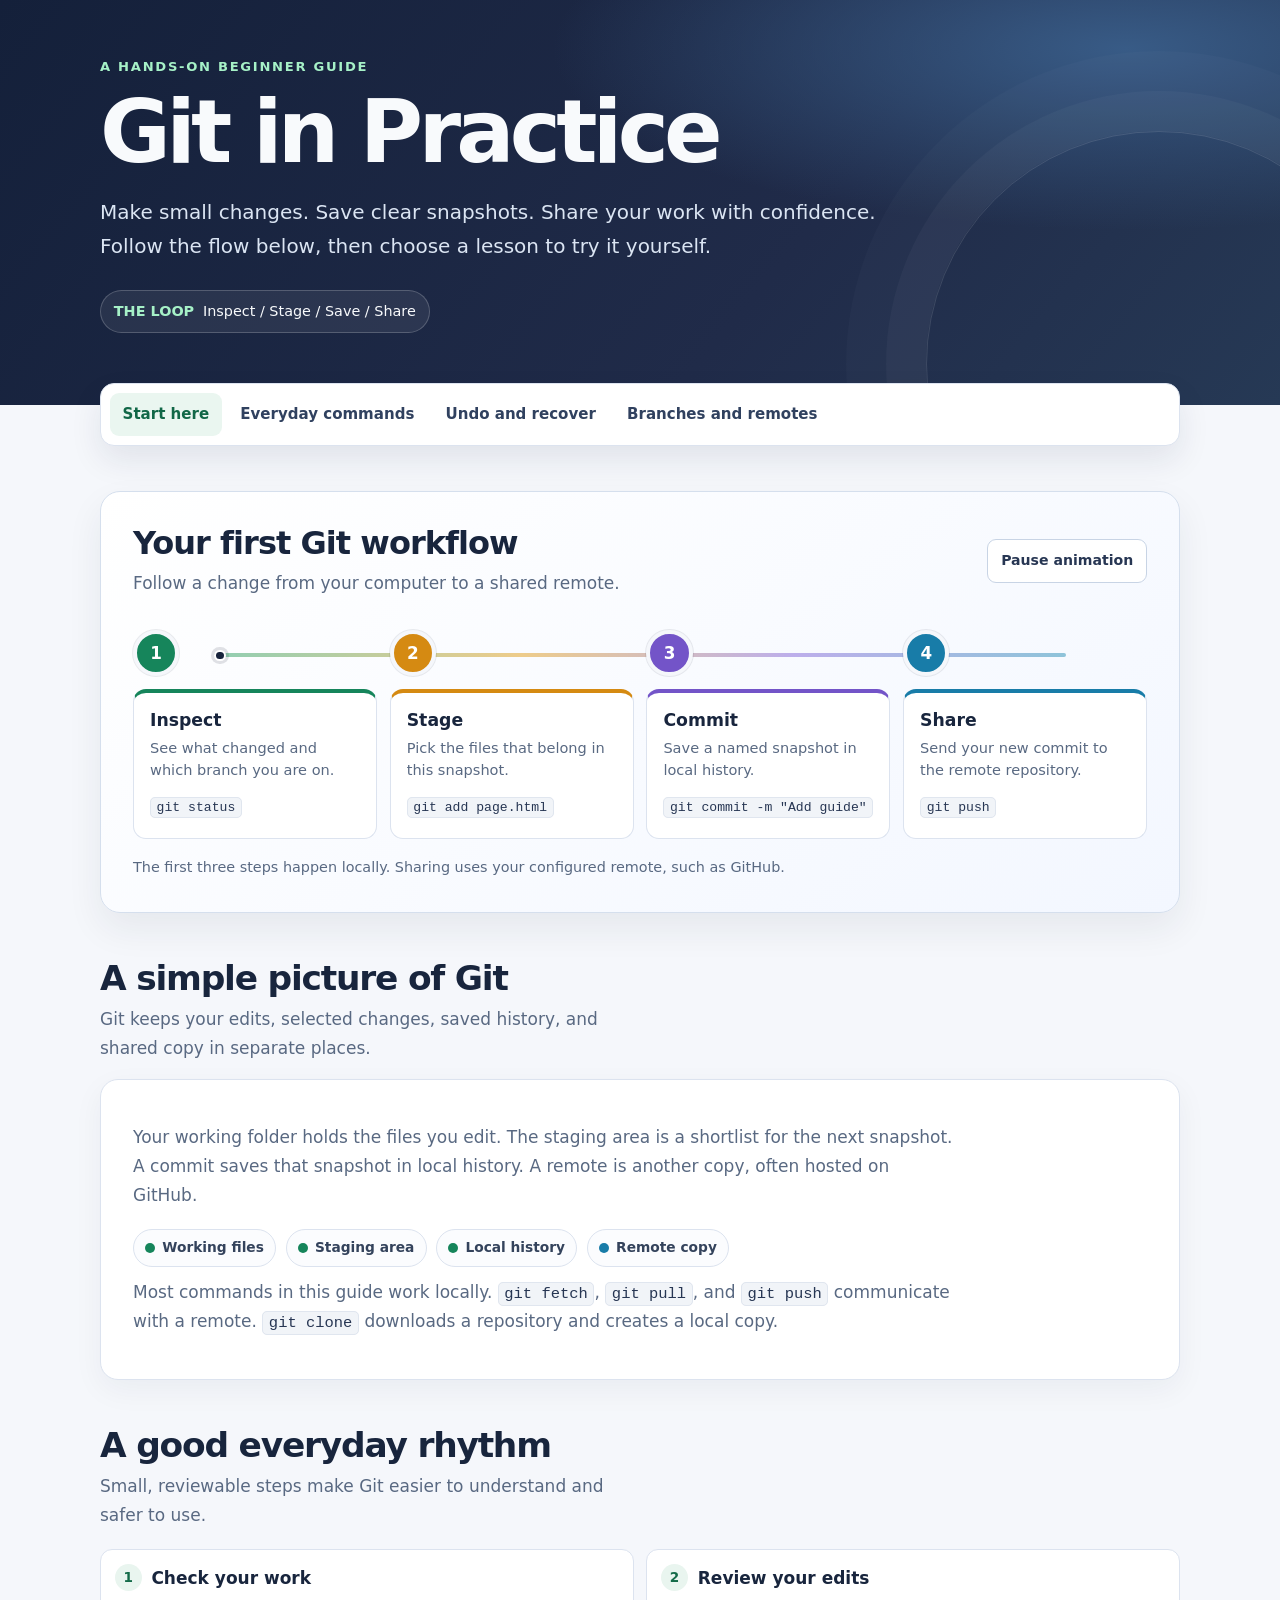
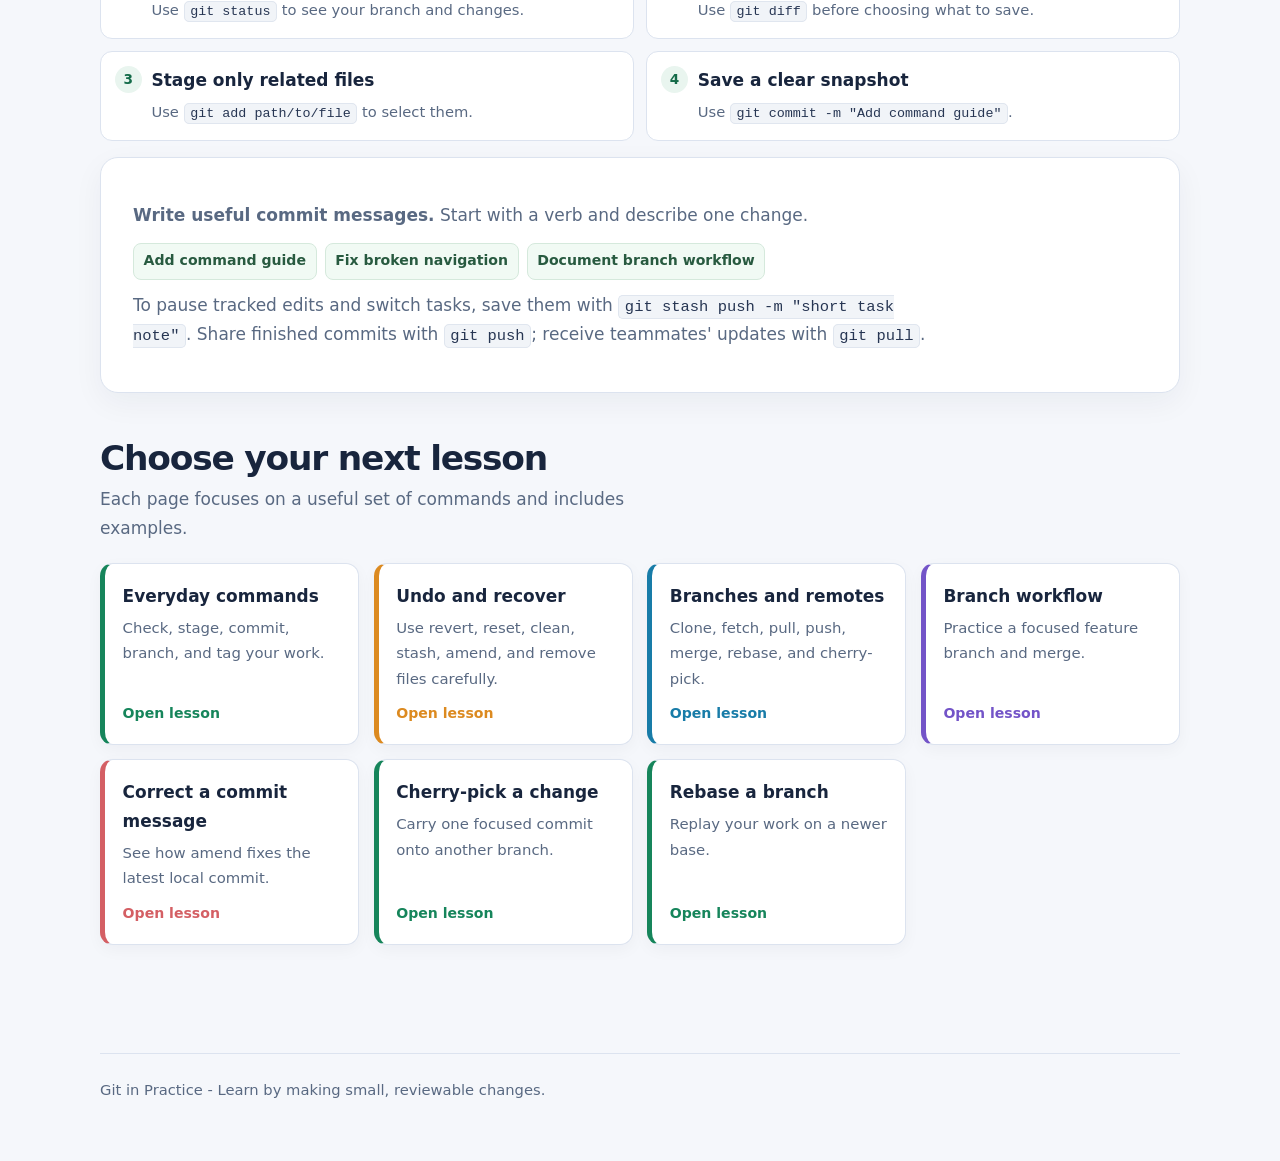
<file: index.html>
<!doctype html>
<html lang="en">
<head>
  <meta charset="utf-8">
  <meta name="viewport" content="width=device-width, initial-scale=1">
  <meta name="description" content="A colorful, hands-on introduction to Git: inspect, stage, save, and share your work.">
  <title>Git in Practice | Start Here</title>
  <style>
    :root {
      color-scheme: light;
      --ink: #18253d;
      --muted: #596982;
      --paper: #f5f7fb;
      --panel: #fff;
      --line: #dce3ef;
      --navy: #15213b;
      --green: #16855b;
      --amber: #d58a12;
      --violet: #7354c8;
      --blue: #187ca8;
    }

    * { box-sizing: border-box; }
    html { scroll-behavior: smooth; }
    body {
      margin: 0;
      background: var(--paper);
      color: var(--ink);
      font: 17px/1.7 system-ui, -apple-system, "Segoe UI", sans-serif;
    }

    a { color: #075f88; text-underline-offset: .18em; }
    a:focus-visible, button:focus-visible { outline: 3px solid #efa92e; outline-offset: 3px; }
    .shell { width: min(1080px, calc(100% - 2rem)); margin-inline: auto; }

    .hero {
      position: relative;
      overflow: hidden;
      padding: 3.5rem 0 4.5rem;
      background: radial-gradient(ellipse at 88% 12%, #385b86 0, transparent 36%), linear-gradient(130deg, #14203a, #202b49 62%, #263955);
      color: #f8fafc;
    }

    .hero::after {
      position: absolute;
      right: -7rem;
      bottom: -12rem;
      width: 29rem;
      height: 29rem;
      border: 1px solid rgb(255 255 255 / 12%);
      border-radius: 50%;
      box-shadow: 0 0 0 2.5rem rgb(255 255 255 / 3%), 0 0 0 5rem rgb(255 255 255 / 2%);
      content: "";
      pointer-events: none;
    }

    .hero-content { position: relative; z-index: 1; }
    .eyebrow { margin: 0 0 .7rem; color: #a6f1c7; font-size: .82rem; font-weight: 800; letter-spacing: .13em; text-transform: uppercase; }
    h1 { max-width: 13ch; margin: 0; font-size: clamp(2.8rem, 8vw, 5.4rem); line-height: .98; letter-spacing: -.055em; }
    .hero p.intro { max-width: 62ch; margin: 1.3rem 0 0; color: #dbe5f3; font-size: clamp(1.05rem, 2.5vw, 1.25rem); }
    .hero-note { display: inline-flex; align-items: center; gap: .55rem; margin-top: 1.7rem; padding: .5rem .8rem; border: 1px solid rgb(255 255 255 / 20%); border-radius: 999px; background: rgb(255 255 255 / 7%); color: #f8fafc; font-size: .9rem; }
    .hero-note span { color: #a6f1c7; font-weight: 800; }

    main { padding-bottom: 1rem; }
    nav {
      position: relative;
      z-index: 2;
      display: flex;
      flex-wrap: wrap;
      gap: .35rem;
      margin: -1.35rem 0 2.3rem;
      padding: .55rem;
      border: 1px solid var(--line);
      border-radius: 14px;
      background: var(--panel);
      box-shadow: 0 14px 32px rgb(24 37 61 / 9%);
    }

    nav a { padding: .55rem .8rem; border-radius: 9px; color: #30415f; font-size: .94rem; font-weight: 720; text-decoration: none; }
    nav a:hover, nav a[aria-current="page"] { background: #eaf6f0; color: #116747; }
    section { margin: 2.8rem 0; }
    .section-heading { display: flex; align-items: end; justify-content: space-between; gap: 1rem; margin-bottom: 1rem; }
    .section-heading h2 { margin: 0; font-size: clamp(1.6rem, 4vw, 2.15rem); line-height: 1.2; letter-spacing: -.035em; }
    .section-heading p { max-width: 50ch; margin: .4rem 0 0; color: var(--muted); }
    .panel { padding: clamp(1.2rem, 4vw, 2rem); border: 1px solid var(--line); border-radius: 18px; background: var(--panel); box-shadow: 0 10px 30px rgb(24 37 61 / 5%); }
    .panel h2 { margin: 0 0 .65rem; font-size: clamp(1.45rem, 4vw, 1.9rem); line-height: 1.2; letter-spacing: -.03em; }
    .panel > p { max-width: 76ch; margin: .7rem 0; color: var(--muted); }

    .zones { display: flex; flex-wrap: wrap; gap: .6rem; margin-top: 1.2rem; }
    .zone { display: inline-flex; align-items: center; gap: .45rem; padding: .38rem .7rem; border: 1px solid var(--line); border-radius: 999px; background: #fbfcfe; color: #34435c; font-size: .86rem; font-weight: 700; }
    .zone b { width: .62rem; height: .62rem; border-radius: 50%; background: var(--green); }
    .zone.remote b { background: var(--blue); }

    .flow-panel { padding: clamp(1.2rem, 4vw, 2rem); overflow: hidden; border: 1px solid #d5dfed; border-radius: 20px; background: linear-gradient(145deg, #fff, #f3f7ff); box-shadow: 0 16px 36px rgb(24 37 61 / 7%); }
    .flow-head { display: flex; align-items: center; justify-content: space-between; gap: 1rem; }
    .flow-head h2 { margin: 0; font-size: clamp(1.5rem, 4vw, 2rem); line-height: 1.2; letter-spacing: -.03em; }
    .flow-head p { margin: .45rem 0 0; color: var(--muted); }
    .motion-toggle { flex: 0 0 auto; padding: .55rem .8rem; border: 1px solid #c8d4e5; border-radius: 9px; background: #fff; color: #273653; font: inherit; font-size: .88rem; font-weight: 750; cursor: pointer; }
    .motion-toggle:hover { border-color: #7d91b0; background: #f7f9fc; }

    .flow-track { position: relative; display: grid; grid-template-columns: repeat(4, minmax(0, 1fr)); gap: .8rem; margin: 2rem 0 0; padding: 0; list-style: none; }
    .flow-track::before { position: absolute; z-index: 0; top: 1.45rem; right: 8%; left: 8%; height: 4px; border-radius: 4px; background: linear-gradient(90deg, #38a874, #e3a52c 36%, #8c70db 68%, #3997bb); content: ""; opacity: .55; }
    .flow-track::after { position: absolute; z-index: 2; top: 1.23rem; left: 8%; width: .48rem; height: .48rem; border: 2px solid white; border-radius: 50%; background: #17233c; box-shadow: 0 0 0 3px rgb(23 35 60 / 13%); content: ""; animation: travel 8s ease-in-out infinite; }
    .flow-track.paused::after, .flow-track.paused .step-icon, .flow-track.paused .step-card { animation-play-state: paused; }
    .step { position: relative; z-index: 1; min-width: 0; }
    .step-icon { display: grid; width: 2.9rem; height: 2.9rem; place-items: center; margin: 0 auto .8rem 0; border: 4px solid #f5f7fb; border-radius: 50%; background: var(--step-color); color: white; font-size: 1.05rem; font-weight: 850; box-shadow: 0 0 0 1px rgb(24 37 61 / 9%); animation: pop 4s ease-in-out infinite; animation-delay: var(--delay); }
    .step:nth-of-type(1) { --step-color: var(--green); --delay: 0s; }
    .step:nth-of-type(2) { --step-color: var(--amber); --delay: 1s; }
    .step:nth-of-type(3) { --step-color: var(--violet); --delay: 2s; }
    .step:nth-of-type(4) { --step-color: var(--blue); --delay: 3s; }
    .step-card { min-height: 150px; padding: 1rem; border: 1px solid var(--line); border-top: 4px solid var(--step-color); border-radius: 13px; background: #fff; animation: card-glow 4s ease-in-out infinite; animation-delay: var(--delay); }
    .step-card h3 { margin: 0 0 .25rem; font-size: 1.08rem; line-height: 1.3; }
    .step-card p { margin: .35rem 0 .65rem; color: var(--muted); font-size: .91rem; line-height: 1.5; }
    .step-card code { font-size: .82rem; }
    .flow-caption { margin: 1rem 0 0; color: var(--muted); font-size: .9rem; }

    .workflow-list { display: grid; grid-template-columns: repeat(2, minmax(0, 1fr)); gap: .8rem; margin: 1.2rem 0 0; padding: 0; list-style: none; counter-reset: workflow; }
    .workflow-list li { position: relative; min-height: 75px; margin: 0; padding: .85rem .9rem .85rem 3.15rem; border: 1px solid var(--line); border-radius: 12px; background: white; counter-increment: workflow; }
    .workflow-list li::before { position: absolute; top: .85rem; left: .85rem; display: grid; width: 1.7rem; height: 1.7rem; place-items: center; border-radius: 50%; background: #e9f5ef; color: #146b49; content: counter(workflow); font-size: .85rem; font-weight: 850; }
    .workflow-list strong { display: block; margin-bottom: .15rem; }
    .workflow-list span { color: var(--muted); font-size: .92rem; }

    code { padding: .12rem .35rem; border: 1px solid #e0e6ef; border-radius: 5px; background: #f1f4f8; color: #273653; font: .91em ui-monospace, "Cascadia Code", Consolas, monospace; overflow-wrap: anywhere; }
    .message-examples { display: flex; flex-wrap: wrap; gap: .5rem; margin-top: .8rem; }
    .message-examples span { padding: .35rem .6rem; border: 1px solid #d5e9dc; border-radius: 8px; background: #f1faf4; color: #285a40; font-size: .88rem; font-weight: 700; }

    .lessons { display: grid; grid-template-columns: repeat(auto-fit, minmax(min(100%, 245px), 1fr)); gap: .9rem; margin-top: 1.25rem; }
    .lesson { --card-color: var(--green); display: flex; min-height: 150px; flex-direction: column; padding: 1.1rem; border: 1px solid var(--line); border-left: 5px solid var(--card-color); border-radius: 13px; background: var(--panel); color: var(--ink); text-decoration: none; box-shadow: 0 5px 16px rgb(24 37 61 / 4%); transition: transform .18s ease, box-shadow .18s ease, border-color .18s ease; }
    .lesson:nth-child(2) { --card-color: #dc8a20; }
    .lesson:nth-child(3) { --card-color: var(--blue); }
    .lesson:nth-child(4) { --card-color: var(--violet); }
    .lesson:nth-child(5) { --card-color: #d45f64; }
    .lesson:hover { transform: translateY(-3px); border-color: #b6c5d9; box-shadow: 0 12px 24px rgb(24 37 61 / 10%); }
    .lesson strong { margin-bottom: .35rem; font-size: 1.06rem; }
    .lesson span { color: var(--muted); font-size: .93rem; }
    .lesson .arrow { margin-top: auto; padding-top: .65rem; color: var(--card-color); font-size: .88rem; font-weight: 800; }

    footer { margin-top: 3rem; padding: 1.4rem 0 2rem; border-top: 1px solid var(--line); color: var(--muted); font-size: .92rem; }

    @keyframes travel { 0%, 8% { left: 8%; } 92%, 100% { left: 92%; } }
    @keyframes pop { 0%, 15%, 100% { transform: scale(1); } 6% { transform: scale(1.15); } }
    @keyframes card-glow { 0%, 18%, 100% { box-shadow: 0 0 0 rgb(24 37 61 / 0%); } 8% { box-shadow: 0 8px 22px rgb(24 37 61 / 9%); } }

    @media (max-width: 720px) {
      .flow-track { grid-template-columns: 1fr; gap: .85rem; margin-top: 1.5rem; padding-left: 0; }
      .flow-track::before { top: 1.4rem; right: auto; bottom: 1.4rem; left: 1.35rem; width: 4px; height: auto; background: linear-gradient(180deg, #38a874, #e3a52c 36%, #8c70db 68%, #3997bb); }
      .flow-track::after { top: 1.25rem; left: 1.15rem; animation-name: travel-vertical; }
      .step { display: grid; grid-template-columns: 2.9rem minmax(0, 1fr); align-items: start; gap: .65rem; }
      .step-icon { margin: 0; }
      .step-card { min-height: auto; }
      .workflow-list { grid-template-columns: 1fr; }
    }

    @keyframes travel-vertical { 0%, 8% { top: 1.25rem; } 92%, 100% { top: calc(100% - 1.75rem); } }

    @media (max-width: 520px) {
      body { font-size: 16px; }
      .hero { padding: 2.8rem 0 3.8rem; }
      .section-heading { display: block; }
      .flow-head { align-items: flex-start; flex-direction: column; }
      .motion-toggle { align-self: flex-start; }
      nav { margin-bottom: 1.7rem; }
      nav a { padding: .45rem .6rem; }
    }

    @media (prefers-reduced-motion: reduce) {
      *, *::before, *::after { scroll-behavior: auto !important; animation-duration: .01ms !important; animation-iteration-count: 1 !important; transition-duration: .01ms !important; }
      .motion-toggle { display: none; }
    }
  </style>
</head>
<body>
  <header class="hero">
    <div class="shell hero-content">
      <p class="eyebrow">A hands-on beginner guide</p>
      <h1>Git in Practice</h1>
      <p class="intro">Make small changes. Save clear snapshots. Share your work with confidence. Follow the flow below, then choose a lesson to try it yourself.</p>
      <div class="hero-note"><span>THE LOOP</span> Inspect / Stage / Save / Share</div>
    </div>
  </header>

  <main class="shell">
    <nav aria-label="Guide pages">
      <a href="index.html" aria-current="page">Start here</a>
      <a href="everyday.html">Everyday commands</a>
      <a href="recovery.html">Undo and recover</a>
      <a href="remotes.html">Branches and remotes</a>
    </nav>

    <section class="flow-panel" aria-labelledby="flow-title">
      <div class="flow-head">
        <div>
          <h2 id="flow-title">Your first Git workflow</h2>
          <p>Follow a change from your computer to a shared remote.</p>
        </div>
        <button class="motion-toggle" id="motion-toggle" type="button" aria-pressed="false">Pause animation</button>
      </div>
      <ol class="flow-track" id="workflow-flow" aria-label="Git workflow: inspect, stage, commit, and share">
        <li class="step">
          <span class="step-icon" aria-hidden="true">1</span>
          <div class="step-card"><h3>Inspect</h3><p>See what changed and which branch you are on.</p><code>git status</code></div>
        </li>
        <li class="step">
          <span class="step-icon" aria-hidden="true">2</span>
          <div class="step-card"><h3>Stage</h3><p>Pick the files that belong in this snapshot.</p><code>git add page.html</code></div>
        </li>
        <li class="step">
          <span class="step-icon" aria-hidden="true">3</span>
          <div class="step-card"><h3>Commit</h3><p>Save a named snapshot in local history.</p><code>git commit -m "Add guide"</code></div>
        </li>
        <li class="step">
          <span class="step-icon" aria-hidden="true">4</span>
          <div class="step-card"><h3>Share</h3><p>Send your new commit to the remote repository.</p><code>git push</code></div>
        </li>
      </ol>
      <p class="flow-caption">The first three steps happen locally. Sharing uses your configured remote, such as GitHub.</p>
    </section>

    <section aria-labelledby="git-picture">
      <div class="section-heading"><div><h2 id="git-picture">A simple picture of Git</h2><p>Git keeps your edits, selected changes, saved history, and shared copy in separate places.</p></div></div>
      <div class="panel">
        <p>Your working folder holds the files you edit. The staging area is a shortlist for the next snapshot. A commit saves that snapshot in local history. A remote is another copy, often hosted on GitHub.</p>
        <div class="zones" aria-label="Git work areas">
          <span class="zone"><b></b> Working files</span>
          <span class="zone"><b></b> Staging area</span>
          <span class="zone"><b></b> Local history</span>
          <span class="zone remote"><b></b> Remote copy</span>
        </div>
        <p>Most commands in this guide work locally. <code>git fetch</code>, <code>git pull</code>, and <code>git push</code> communicate with a remote. <code>git clone</code> downloads a repository and creates a local copy.</p>
      </div>
    </section>

    <section aria-labelledby="normal-loop">
      <div class="section-heading"><div><h2 id="normal-loop">A good everyday rhythm</h2><p>Small, reviewable steps make Git easier to understand and safer to use.</p></div></div>
      <ol class="workflow-list">
        <li><strong>Check your work</strong><span>Use <code>git status</code> to see your branch and changes.</span></li>
        <li><strong>Review your edits</strong><span>Use <code>git diff</code> before choosing what to save.</span></li>
        <li><strong>Stage only related files</strong><span>Use <code>git add path/to/file</code> to select them.</span></li>
        <li><strong>Save a clear snapshot</strong><span>Use <code>git commit -m "Add command guide"</code>.</span></li>
      </ol>
      <div class="panel" style="margin-top:1rem">
        <p><strong>Write useful commit messages.</strong> Start with a verb and describe one change.</p>
        <div class="message-examples"><span>Add command guide</span><span>Fix broken navigation</span><span>Document branch workflow</span></div>
        <p>To pause tracked edits and switch tasks, save them with <code>git stash push -m "short task note"</code>. Share finished commits with <code>git push</code>; receive teammates' updates with <code>git pull</code>.</p>
      </div>
    </section>

    <section aria-labelledby="choose-lesson">
      <div class="section-heading"><div><h2 id="choose-lesson">Choose your next lesson</h2><p>Each page focuses on a useful set of commands and includes examples.</p></div></div>
      <div class="lessons">
        <a class="lesson" href="everyday.html"><strong>Everyday commands</strong><span>Check, stage, commit, branch, and tag your work.</span><span class="arrow">Open lesson</span></a>
        <a class="lesson" href="recovery.html"><strong>Undo and recover</strong><span>Use revert, reset, clean, stash, amend, and remove files carefully.</span><span class="arrow">Open lesson</span></a>
        <a class="lesson" href="remotes.html"><strong>Branches and remotes</strong><span>Clone, fetch, pull, push, merge, rebase, and cherry-pick.</span><span class="arrow">Open lesson</span></a>
        <a class="lesson" href="branch-workflow.html"><strong>Branch workflow</strong><span>Practice a focused feature branch and merge.</span><span class="arrow">Open lesson</span></a>
        <a class="lesson" href="amend-example.html"><strong>Correct a commit message</strong><span>See how amend fixes the latest local commit.</span><span class="arrow">Open lesson</span></a>
        <a class="lesson" href="cherry-pick-example.html"><strong>Cherry-pick a change</strong><span>Carry one focused commit onto another branch.</span><span class="arrow">Open lesson</span></a>
        <a class="lesson" href="rebase-example.html"><strong>Rebase a branch</strong><span>Replay your work on a newer base.</span><span class="arrow">Open lesson</span></a>
      </div>
    </section>
  </main>

  <footer class="shell">Git in Practice - Learn by making small, reviewable changes.</footer>
  <script>
    const flow = document.querySelector("#workflow-flow");
    const motionToggle = document.querySelector("#motion-toggle");

    motionToggle.addEventListener("click", () => {
      const paused = flow.classList.toggle("paused");
      motionToggle.setAttribute("aria-pressed", String(paused));
      motionToggle.textContent = paused ? "Play animation" : "Pause animation";
    });
  </script>
</body>
</html>
</file>
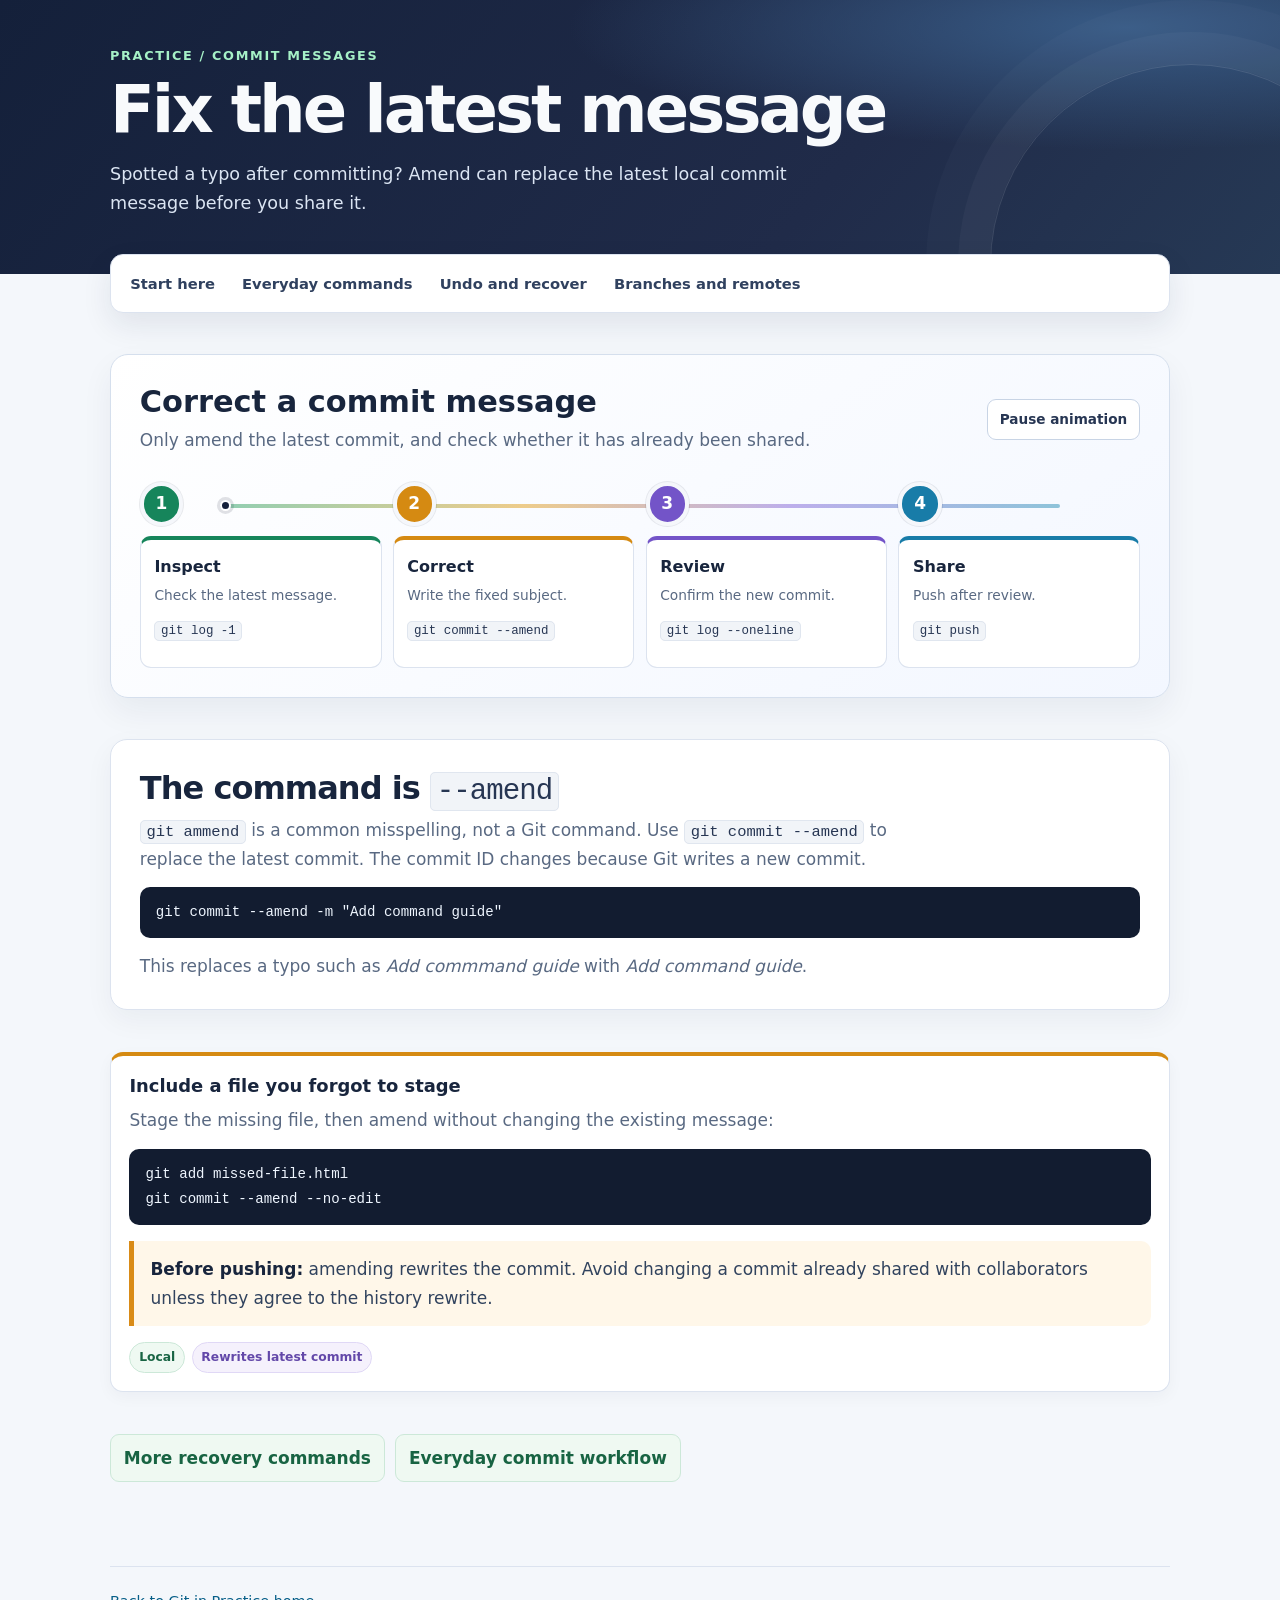
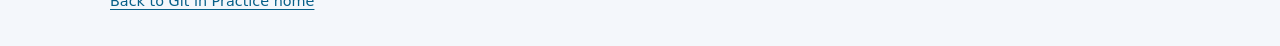
<file: amend-example.html>
<!doctype html>
<html lang="en">
<head><meta charset="utf-8"><meta name="viewport" content="width=device-width, initial-scale=1"><title>Correct a Commit Message | Git in Practice</title><link rel="stylesheet" href="guide.css"><script src="guide.js" defer></script></head>
<body>
  <header class="hero"><div class="shell hero-content"><p class="eyebrow">Practice / Commit messages</p><h1>Fix the latest message</h1><p class="intro">Spotted a typo after committing? Amend can replace the latest local commit message before you share it.</p></div></header>
  <main class="shell">
    <nav class="top-nav" aria-label="Guide pages"><a href="index.html">Start here</a><a href="everyday.html">Everyday commands</a><a href="recovery.html">Undo and recover</a><a href="remotes.html">Branches and remotes</a></nav>
    <section class="flow-panel" aria-labelledby="amend-flow-title">
      <div class="flow-head"><div><h2 id="amend-flow-title">Correct a commit message</h2><p>Only amend the latest commit, and check whether it has already been shared.</p></div><button class="motion-toggle" type="button" data-motion-toggle aria-controls="amend-flow" aria-pressed="false">Pause animation</button></div>
      <ol class="flow-track" id="amend-flow" aria-label="Inspect latest commit, amend the message, and review history">
        <li class="step"><span class="step-icon" aria-hidden="true">1</span><div class="step-card"><h3>Inspect</h3><p>Check the latest message.</p><code>git log -1</code></div></li>
        <li class="step"><span class="step-icon" aria-hidden="true">2</span><div class="step-card"><h3>Correct</h3><p>Write the fixed subject.</p><code>git commit --amend</code></div></li>
        <li class="step"><span class="step-icon" aria-hidden="true">3</span><div class="step-card"><h3>Review</h3><p>Confirm the new commit.</p><code>git log --oneline</code></div></li>
        <li class="step"><span class="step-icon" aria-hidden="true">4</span><div class="step-card"><h3>Share</h3><p>Push after review.</p><code>git push</code></div></li>
      </ol>
    </section>
    <section class="panel"><h2>The command is <code>--amend</code></h2><p><code>git ammend</code> is a common misspelling, not a Git command. Use <code>git commit --amend</code> to replace the latest commit. The commit ID changes because Git writes a new commit.</p><pre class="syntax"><code>git commit --amend -m "Add command guide"</code></pre><p>This replaces a typo such as <em>Add commmand guide</em> with <em>Add command guide</em>.</p></section>
    <section class="command-card" data-tone="amber"><h2>Include a file you forgot to stage</h2><p>Stage the missing file, then amend without changing the existing message:</p><pre class="syntax"><code>git add missed-file.html<br>git commit --amend --no-edit</code></pre><div class="callout warning"><strong>Before pushing:</strong> amending rewrites the commit. Avoid changing a commit already shared with collaborators unless they agree to the history rewrite.</div><div class="tag-row"><span class="tag local">Local</span><span class="tag history">Rewrites latest commit</span></div></section>
    <div class="lesson-links"><a class="lesson-link" href="recovery.html">More recovery commands</a><a class="lesson-link" href="everyday.html">Everyday commit workflow</a></div>
  </main>
  <footer class="shell"><a href="index.html">Back to Git in Practice home</a></footer>
</body>
</html>
</file>
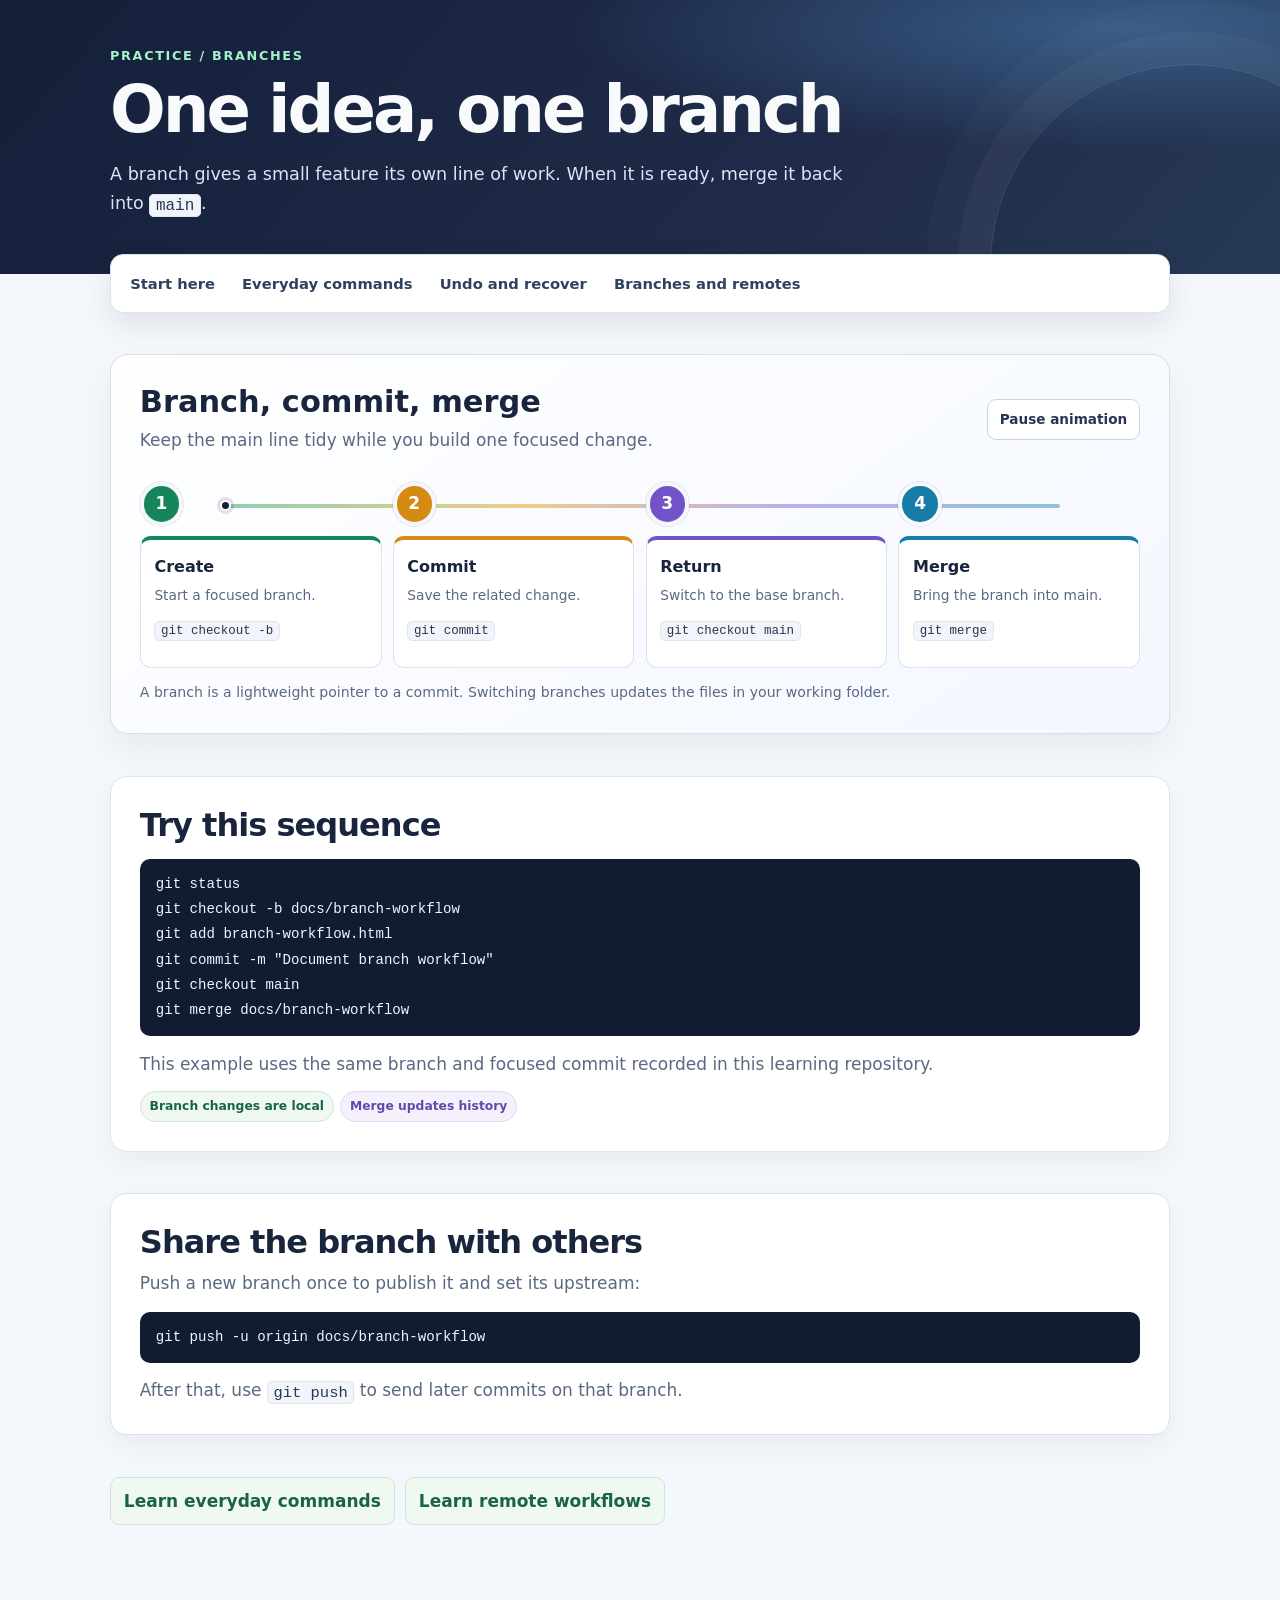
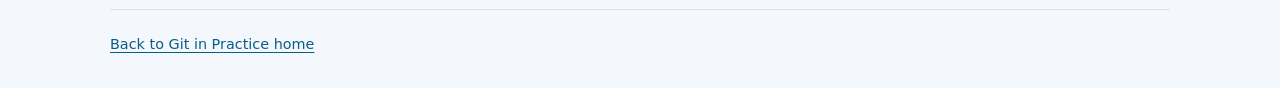
<file: branch-workflow.html>
<!doctype html>
<html lang="en">
<head><meta charset="utf-8"><meta name="viewport" content="width=device-width, initial-scale=1"><title>Branch Workflow | Git in Practice</title><link rel="stylesheet" href="guide.css"><script src="guide.js" defer></script></head>
<body>
  <header class="hero"><div class="shell hero-content"><p class="eyebrow">Practice / Branches</p><h1>One idea, one branch</h1><p class="intro">A branch gives a small feature its own line of work. When it is ready, merge it back into <code>main</code>.</p></div></header>
  <main class="shell">
    <nav class="top-nav" aria-label="Guide pages"><a href="index.html">Start here</a><a href="everyday.html">Everyday commands</a><a href="recovery.html">Undo and recover</a><a href="remotes.html">Branches and remotes</a></nav>
    <section class="flow-panel" aria-labelledby="branch-flow-title">
      <div class="flow-head"><div><h2 id="branch-flow-title">Branch, commit, merge</h2><p>Keep the main line tidy while you build one focused change.</p></div><button class="motion-toggle" type="button" data-motion-toggle aria-controls="branch-flow" aria-pressed="false">Pause animation</button></div>
      <ol class="flow-track" id="branch-flow" aria-label="Create branch, make a commit, switch to main, and merge">
        <li class="step"><span class="step-icon" aria-hidden="true">1</span><div class="step-card"><h3>Create</h3><p>Start a focused branch.</p><code>git checkout -b</code></div></li>
        <li class="step"><span class="step-icon" aria-hidden="true">2</span><div class="step-card"><h3>Commit</h3><p>Save the related change.</p><code>git commit</code></div></li>
        <li class="step"><span class="step-icon" aria-hidden="true">3</span><div class="step-card"><h3>Return</h3><p>Switch to the base branch.</p><code>git checkout main</code></div></li>
        <li class="step"><span class="step-icon" aria-hidden="true">4</span><div class="step-card"><h3>Merge</h3><p>Bring the branch into main.</p><code>git merge</code></div></li>
      </ol>
      <p class="flow-caption">A branch is a lightweight pointer to a commit. Switching branches updates the files in your working folder.</p>
    </section>
    <section class="panel"><h2>Try this sequence</h2><pre class="syntax"><code>git status<br>git checkout -b docs/branch-workflow<br>git add branch-workflow.html<br>git commit -m "Document branch workflow"<br>git checkout main<br>git merge docs/branch-workflow</code></pre><p>This example uses the same branch and focused commit recorded in this learning repository.</p><div class="tag-row"><span class="tag local">Branch changes are local</span><span class="tag history">Merge updates history</span></div></section>
    <section class="panel"><h2>Share the branch with others</h2><p>Push a new branch once to publish it and set its upstream:</p><pre class="syntax"><code>git push -u origin docs/branch-workflow</code></pre><p>After that, use <code>git push</code> to send later commits on that branch.</p></section>
    <div class="lesson-links"><a class="lesson-link" href="everyday.html">Learn everyday commands</a><a class="lesson-link" href="remotes.html">Learn remote workflows</a></div>
  </main>
  <footer class="shell"><a href="index.html">Back to Git in Practice home</a></footer>
</body>
</html>
</file>
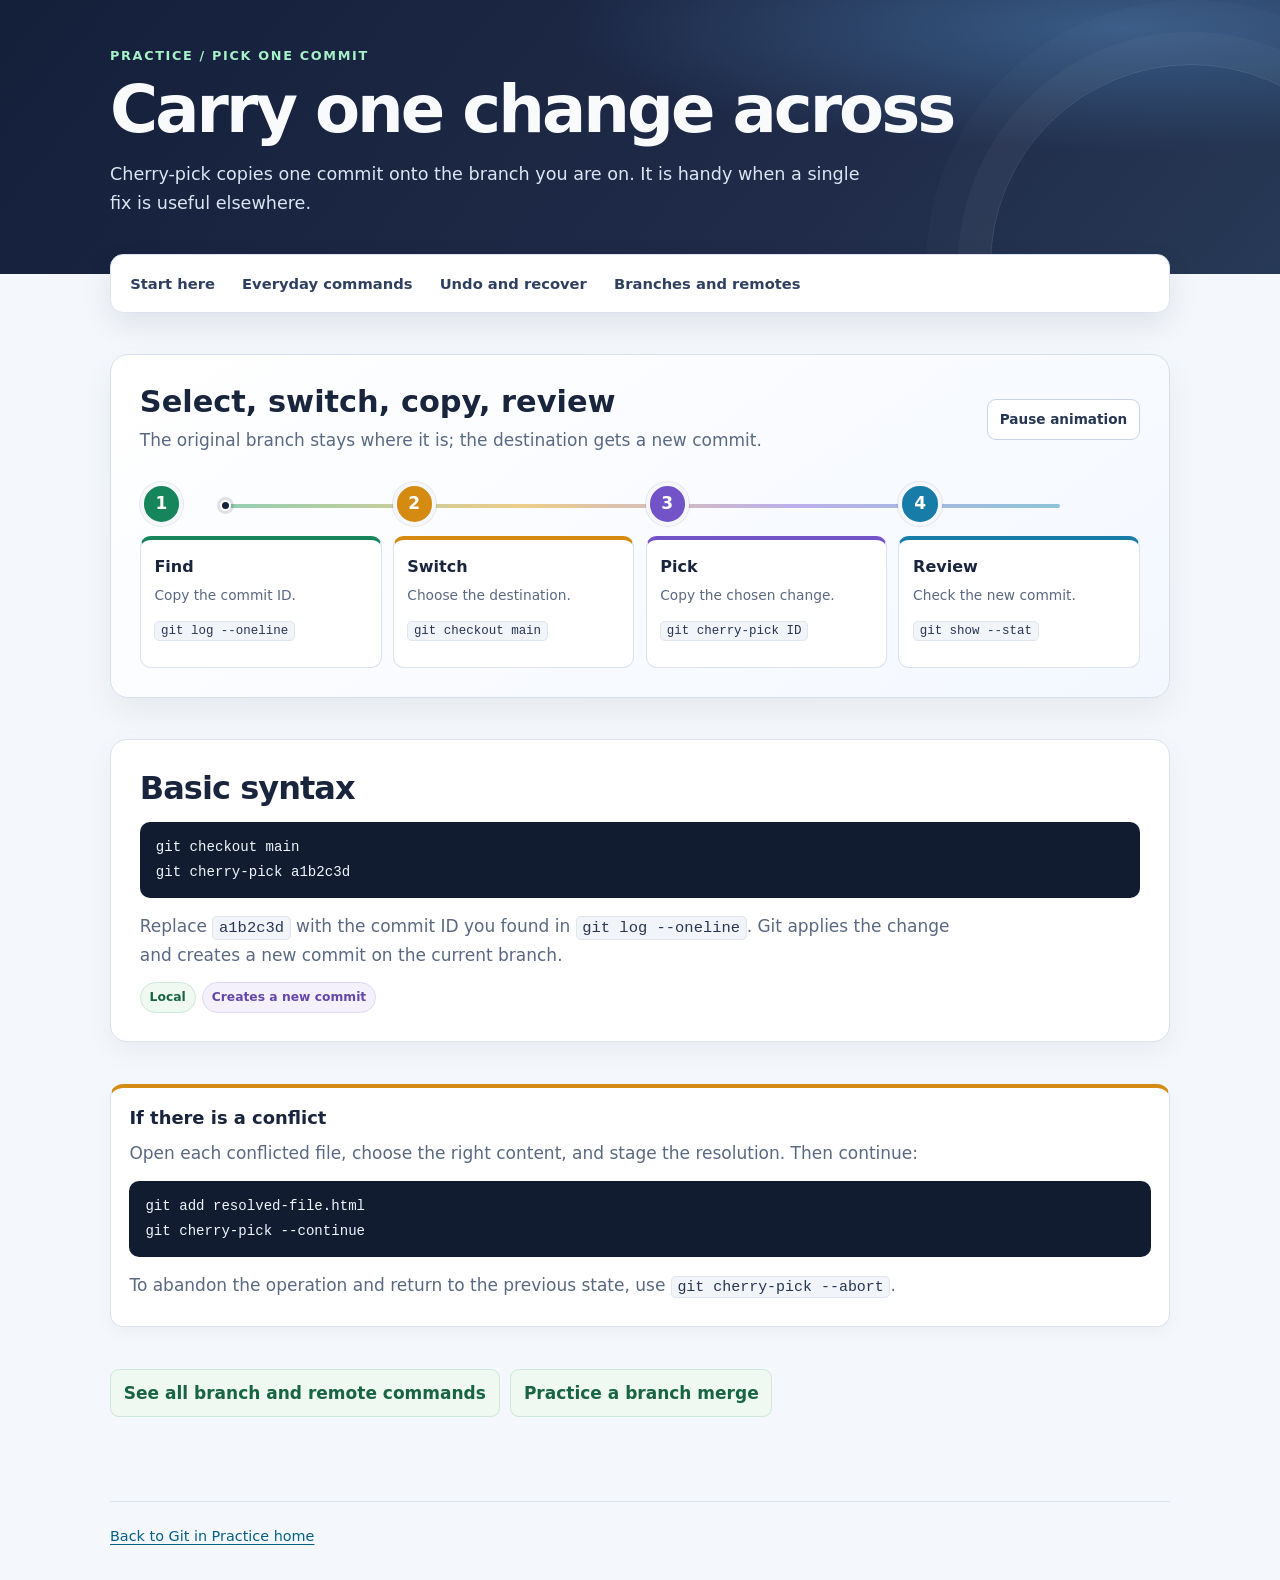
<file: cherry-pick-example.html>
<!doctype html>
<html lang="en">
<head><meta charset="utf-8"><meta name="viewport" content="width=device-width, initial-scale=1"><title>Cherry-pick Practice | Git in Practice</title><link rel="stylesheet" href="guide.css"><script src="guide.js" defer></script></head>
<body>
  <header class="hero"><div class="shell hero-content"><p class="eyebrow">Practice / Pick one commit</p><h1>Carry one change across</h1><p class="intro">Cherry-pick copies one commit onto the branch you are on. It is handy when a single fix is useful elsewhere.</p></div></header>
  <main class="shell">
    <nav class="top-nav" aria-label="Guide pages"><a href="index.html">Start here</a><a href="everyday.html">Everyday commands</a><a href="recovery.html">Undo and recover</a><a href="remotes.html">Branches and remotes</a></nav>
    <section class="flow-panel" aria-labelledby="pick-flow-title">
      <div class="flow-head"><div><h2 id="pick-flow-title">Select, switch, copy, review</h2><p>The original branch stays where it is; the destination gets a new commit.</p></div><button class="motion-toggle" type="button" data-motion-toggle aria-controls="pick-flow" aria-pressed="false">Pause animation</button></div>
      <ol class="flow-track" id="pick-flow" aria-label="Find a commit, switch to destination, cherry-pick, and review">
        <li class="step"><span class="step-icon" aria-hidden="true">1</span><div class="step-card"><h3>Find</h3><p>Copy the commit ID.</p><code>git log --oneline</code></div></li>
        <li class="step"><span class="step-icon" aria-hidden="true">2</span><div class="step-card"><h3>Switch</h3><p>Choose the destination.</p><code>git checkout main</code></div></li>
        <li class="step"><span class="step-icon" aria-hidden="true">3</span><div class="step-card"><h3>Pick</h3><p>Copy the chosen change.</p><code>git cherry-pick ID</code></div></li>
        <li class="step"><span class="step-icon" aria-hidden="true">4</span><div class="step-card"><h3>Review</h3><p>Check the new commit.</p><code>git show --stat</code></div></li>
      </ol>
    </section>
    <section class="panel"><h2>Basic syntax</h2><pre class="syntax"><code>git checkout main<br>git cherry-pick a1b2c3d</code></pre><p>Replace <code>a1b2c3d</code> with the commit ID you found in <code>git log --oneline</code>. Git applies the change and creates a new commit on the current branch.</p><div class="tag-row"><span class="tag local">Local</span><span class="tag history">Creates a new commit</span></div></section>
    <section class="command-card" data-tone="amber"><h2>If there is a conflict</h2><p>Open each conflicted file, choose the right content, and stage the resolution. Then continue:</p><pre class="syntax"><code>git add resolved-file.html<br>git cherry-pick --continue</code></pre><p>To abandon the operation and return to the previous state, use <code>git cherry-pick --abort</code>.</p></section>
    <div class="lesson-links"><a class="lesson-link" href="remotes.html">See all branch and remote commands</a><a class="lesson-link" href="branch-workflow.html">Practice a branch merge</a></div>
  </main>
  <footer class="shell"><a href="index.html">Back to Git in Practice home</a></footer>
</body>
</html>
</file>
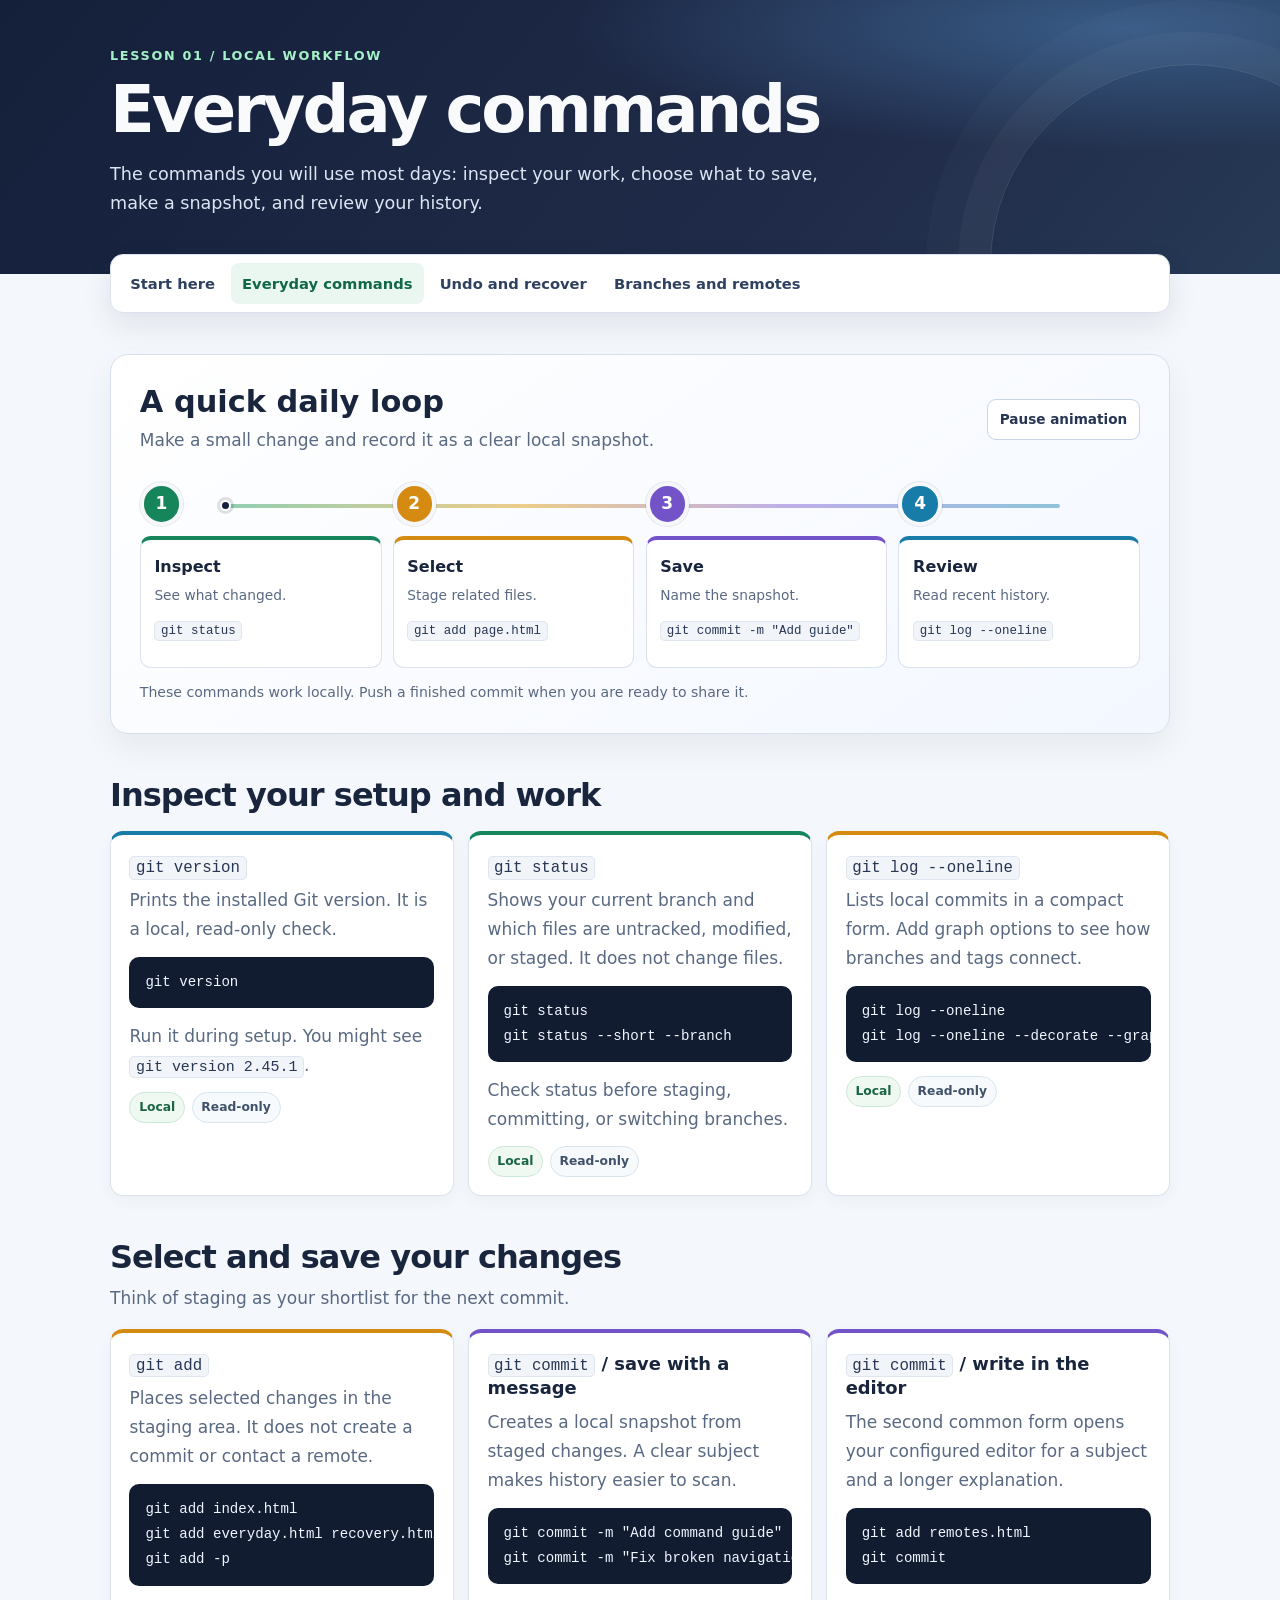
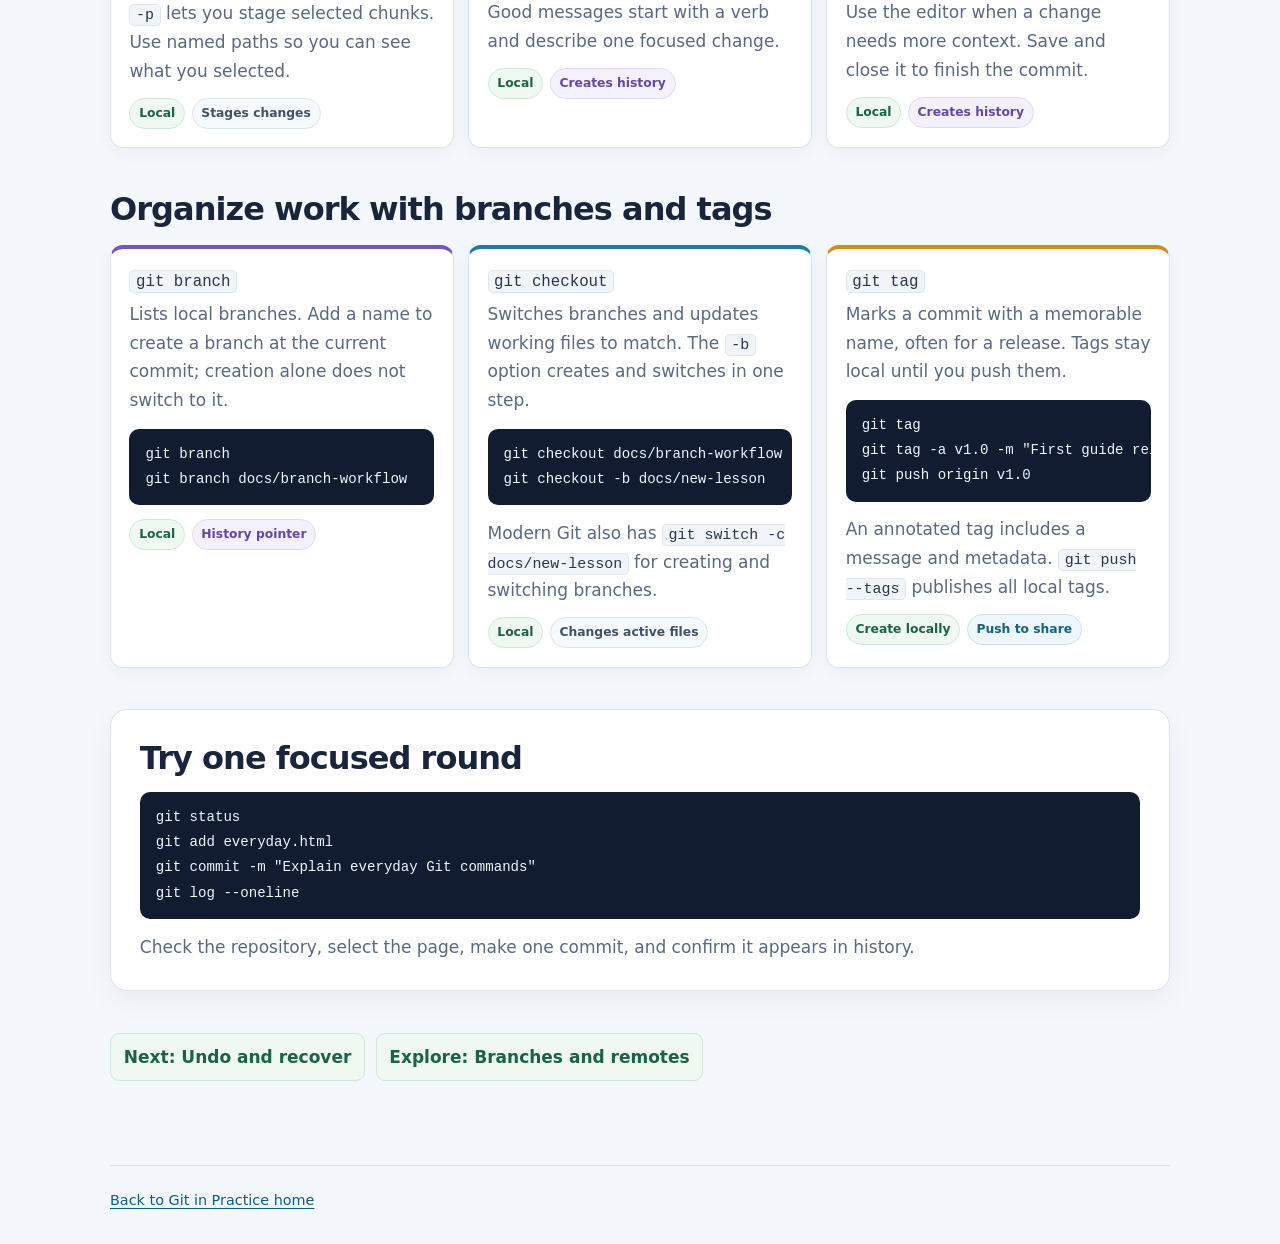
<file: everyday.html>
<!doctype html>
<html lang="en">
<head>
  <meta charset="utf-8">
  <meta name="viewport" content="width=device-width, initial-scale=1">
  <title>Everyday Commands | Git in Practice</title>
  <link rel="stylesheet" href="guide.css">
  <script src="guide.js" defer></script>
</head>
<body>
  <header class="hero"><div class="shell hero-content"><p class="eyebrow">Lesson 01 / Local workflow</p><h1>Everyday commands</h1><p class="intro">The commands you will use most days: inspect your work, choose what to save, make a snapshot, and review your history.</p></div></header>
  <main class="shell">
    <nav class="top-nav" aria-label="Guide pages"><a href="index.html">Start here</a><a href="everyday.html" aria-current="page">Everyday commands</a><a href="recovery.html">Undo and recover</a><a href="remotes.html">Branches and remotes</a></nav>
    <section class="flow-panel" aria-labelledby="daily-flow-title">
      <div class="flow-head"><div><h2 id="daily-flow-title">A quick daily loop</h2><p>Make a small change and record it as a clear local snapshot.</p></div><button class="motion-toggle" type="button" data-motion-toggle aria-controls="daily-flow" aria-pressed="false">Pause animation</button></div>
      <ol class="flow-track" id="daily-flow" aria-label="Status, add, commit, and review">
        <li class="step"><span class="step-icon" aria-hidden="true">1</span><div class="step-card"><h3>Inspect</h3><p>See what changed.</p><code>git status</code></div></li>
        <li class="step"><span class="step-icon" aria-hidden="true">2</span><div class="step-card"><h3>Select</h3><p>Stage related files.</p><code>git add page.html</code></div></li>
        <li class="step"><span class="step-icon" aria-hidden="true">3</span><div class="step-card"><h3>Save</h3><p>Name the snapshot.</p><code>git commit -m "Add guide"</code></div></li>
        <li class="step"><span class="step-icon" aria-hidden="true">4</span><div class="step-card"><h3>Review</h3><p>Read recent history.</p><code>git log --oneline</code></div></li>
      </ol>
      <p class="flow-caption">These commands work locally. Push a finished commit when you are ready to share it.</p>
    </section>
    <section aria-labelledby="inspect-title"><div class="section-heading"><h2 id="inspect-title">Inspect your setup and work</h2></div><div class="card-grid">
      <article class="command-card" data-tone="blue"><h2><code>git version</code></h2><p>Prints the installed Git version. It is a local, read-only check.</p><pre class="syntax"><code>git version</code></pre><p>Run it during setup. You might see <code>git version 2.45.1</code>.</p><div class="tag-row"><span class="tag local">Local</span><span class="tag">Read-only</span></div></article>
      <article class="command-card"><h2><code>git status</code></h2><p>Shows your current branch and which files are untracked, modified, or staged. It does not change files.</p><pre class="syntax"><code>git status<br>git status --short --branch</code></pre><p>Check status before staging, committing, or switching branches.</p><div class="tag-row"><span class="tag local">Local</span><span class="tag">Read-only</span></div></article>
      <article class="command-card" data-tone="amber"><h2><code>git log --oneline</code></h2><p>Lists local commits in a compact form. Add graph options to see how branches and tags connect.</p><pre class="syntax"><code>git log --oneline<br>git log --oneline --decorate --graph --all</code></pre><div class="tag-row"><span class="tag local">Local</span><span class="tag">Read-only</span></div></article>
    </div></section>
    <section aria-labelledby="save-title"><div class="section-heading"><h2 id="save-title">Select and save your changes</h2><p>Think of staging as your shortlist for the next commit.</p></div><div class="card-grid">
      <article class="command-card" data-tone="amber"><h2><code>git add</code></h2><p>Places selected changes in the staging area. It does not create a commit or contact a remote.</p><pre class="syntax"><code>git add index.html<br>git add everyday.html recovery.html<br>git add -p</code></pre><p><code>-p</code> lets you stage selected chunks. Use named paths so you can see what you selected.</p><div class="tag-row"><span class="tag local">Local</span><span class="tag">Stages changes</span></div></article>
      <article class="command-card" data-tone="violet"><h2><code>git commit</code> / save with a message</h2><p>Creates a local snapshot from staged changes. A clear subject makes history easier to scan.</p><pre class="syntax"><code>git commit -m "Add command guide"<br>git commit -m "Fix broken navigation"</code></pre><p>Good messages start with a verb and describe one focused change.</p><div class="tag-row"><span class="tag local">Local</span><span class="tag history">Creates history</span></div></article>
      <article class="command-card" data-tone="violet"><h2><code>git commit</code> / write in the editor</h2><p>The second common form opens your configured editor for a subject and a longer explanation.</p><pre class="syntax"><code>git add remotes.html<br>git commit</code></pre><p>Use the editor when a change needs more context. Save and close it to finish the commit.</p><div class="tag-row"><span class="tag local">Local</span><span class="tag history">Creates history</span></div></article>
    </div></section>
    <section aria-labelledby="branches-title"><div class="section-heading"><h2 id="branches-title">Organize work with branches and tags</h2></div><div class="card-grid">
      <article class="command-card" data-tone="violet"><h2><code>git branch</code></h2><p>Lists local branches. Add a name to create a branch at the current commit; creation alone does not switch to it.</p><pre class="syntax"><code>git branch<br>git branch docs/branch-workflow</code></pre><div class="tag-row"><span class="tag local">Local</span><span class="tag history">History pointer</span></div></article>
      <article class="command-card" data-tone="blue"><h2><code>git checkout</code></h2><p>Switches branches and updates working files to match. The <code>-b</code> option creates and switches in one step.</p><pre class="syntax"><code>git checkout docs/branch-workflow<br>git checkout -b docs/new-lesson</code></pre><p>Modern Git also has <code>git switch -c docs/new-lesson</code> for creating and switching branches.</p><div class="tag-row"><span class="tag local">Local</span><span class="tag">Changes active files</span></div></article>
      <article class="command-card" data-tone="amber"><h2><code>git tag</code></h2><p>Marks a commit with a memorable name, often for a release. Tags stay local until you push them.</p><pre class="syntax"><code>git tag<br>git tag -a v1.0 -m "First guide release"<br>git push origin v1.0</code></pre><p>An annotated tag includes a message and metadata. <code>git push --tags</code> publishes all local tags.</p><div class="tag-row"><span class="tag local">Create locally</span><span class="tag remote">Push to share</span></div></article>
    </div></section>
    <section class="panel" aria-labelledby="practice-title"><h2 id="practice-title">Try one focused round</h2><pre class="syntax"><code>git status<br>git add everyday.html<br>git commit -m "Explain everyday Git commands"<br>git log --oneline</code></pre><p>Check the repository, select the page, make one commit, and confirm it appears in history.</p></section>
    <div class="lesson-links"><a class="lesson-link" href="recovery.html">Next: Undo and recover</a><a class="lesson-link" href="remotes.html">Explore: Branches and remotes</a></div>
  </main>
  <footer class="shell"><a href="index.html">Back to Git in Practice home</a></footer>
</body>
</html>
</file>
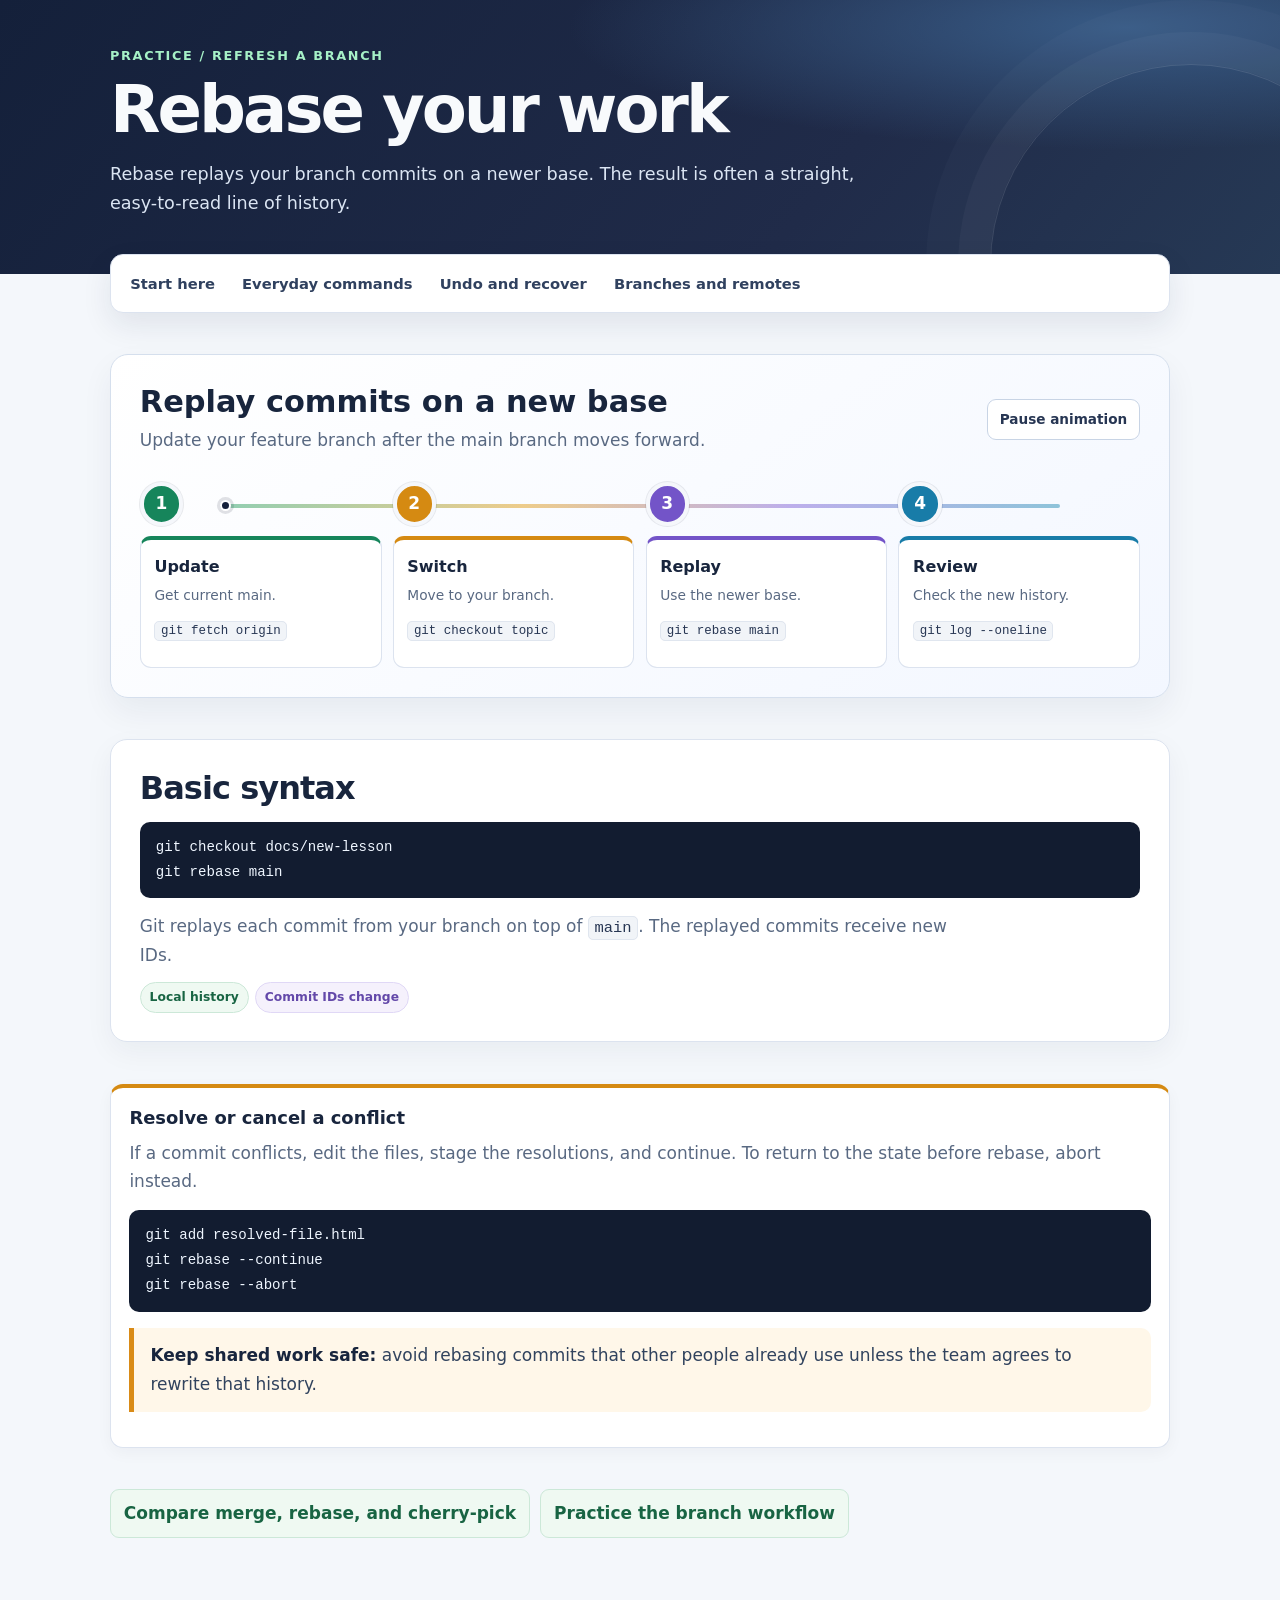
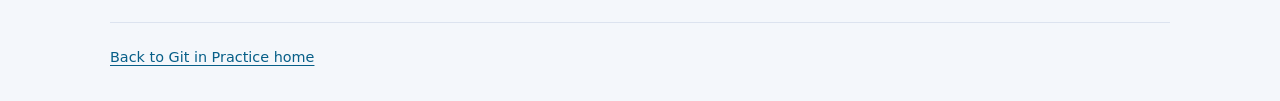
<file: rebase-example.html>
<!doctype html>
<html lang="en">
<head><meta charset="utf-8"><meta name="viewport" content="width=device-width, initial-scale=1"><title>Rebase Practice | Git in Practice</title><link rel="stylesheet" href="guide.css"><script src="guide.js" defer></script></head>
<body>
  <header class="hero"><div class="shell hero-content"><p class="eyebrow">Practice / Refresh a branch</p><h1>Rebase your work</h1><p class="intro">Rebase replays your branch commits on a newer base. The result is often a straight, easy-to-read line of history.</p></div></header>
  <main class="shell">
    <nav class="top-nav" aria-label="Guide pages"><a href="index.html">Start here</a><a href="everyday.html">Everyday commands</a><a href="recovery.html">Undo and recover</a><a href="remotes.html">Branches and remotes</a></nav>
    <section class="flow-panel" aria-labelledby="rebase-flow-title">
      <div class="flow-head"><div><h2 id="rebase-flow-title">Replay commits on a new base</h2><p>Update your feature branch after the main branch moves forward.</p></div><button class="motion-toggle" type="button" data-motion-toggle aria-controls="rebase-flow" aria-pressed="false">Pause animation</button></div>
      <ol class="flow-track" id="rebase-flow" aria-label="Fetch latest work, switch to feature branch, rebase, and review">
        <li class="step"><span class="step-icon" aria-hidden="true">1</span><div class="step-card"><h3>Update</h3><p>Get current main.</p><code>git fetch origin</code></div></li>
        <li class="step"><span class="step-icon" aria-hidden="true">2</span><div class="step-card"><h3>Switch</h3><p>Move to your branch.</p><code>git checkout topic</code></div></li>
        <li class="step"><span class="step-icon" aria-hidden="true">3</span><div class="step-card"><h3>Replay</h3><p>Use the newer base.</p><code>git rebase main</code></div></li>
        <li class="step"><span class="step-icon" aria-hidden="true">4</span><div class="step-card"><h3>Review</h3><p>Check the new history.</p><code>git log --oneline</code></div></li>
      </ol>
    </section>
    <section class="panel"><h2>Basic syntax</h2><pre class="syntax"><code>git checkout docs/new-lesson<br>git rebase main</code></pre><p>Git replays each commit from your branch on top of <code>main</code>. The replayed commits receive new IDs.</p><div class="tag-row"><span class="tag local">Local history</span><span class="tag history">Commit IDs change</span></div></section>
    <section class="command-card" data-tone="amber"><h2>Resolve or cancel a conflict</h2><p>If a commit conflicts, edit the files, stage the resolutions, and continue. To return to the state before rebase, abort instead.</p><pre class="syntax"><code>git add resolved-file.html<br>git rebase --continue<br>git rebase --abort</code></pre><div class="callout warning"><strong>Keep shared work safe:</strong> avoid rebasing commits that other people already use unless the team agrees to rewrite that history.</div></section>
    <div class="lesson-links"><a class="lesson-link" href="remotes.html">Compare merge, rebase, and cherry-pick</a><a class="lesson-link" href="branch-workflow.html">Practice the branch workflow</a></div>
  </main>
  <footer class="shell"><a href="index.html">Back to Git in Practice home</a></footer>
</body>
</html>
</file>
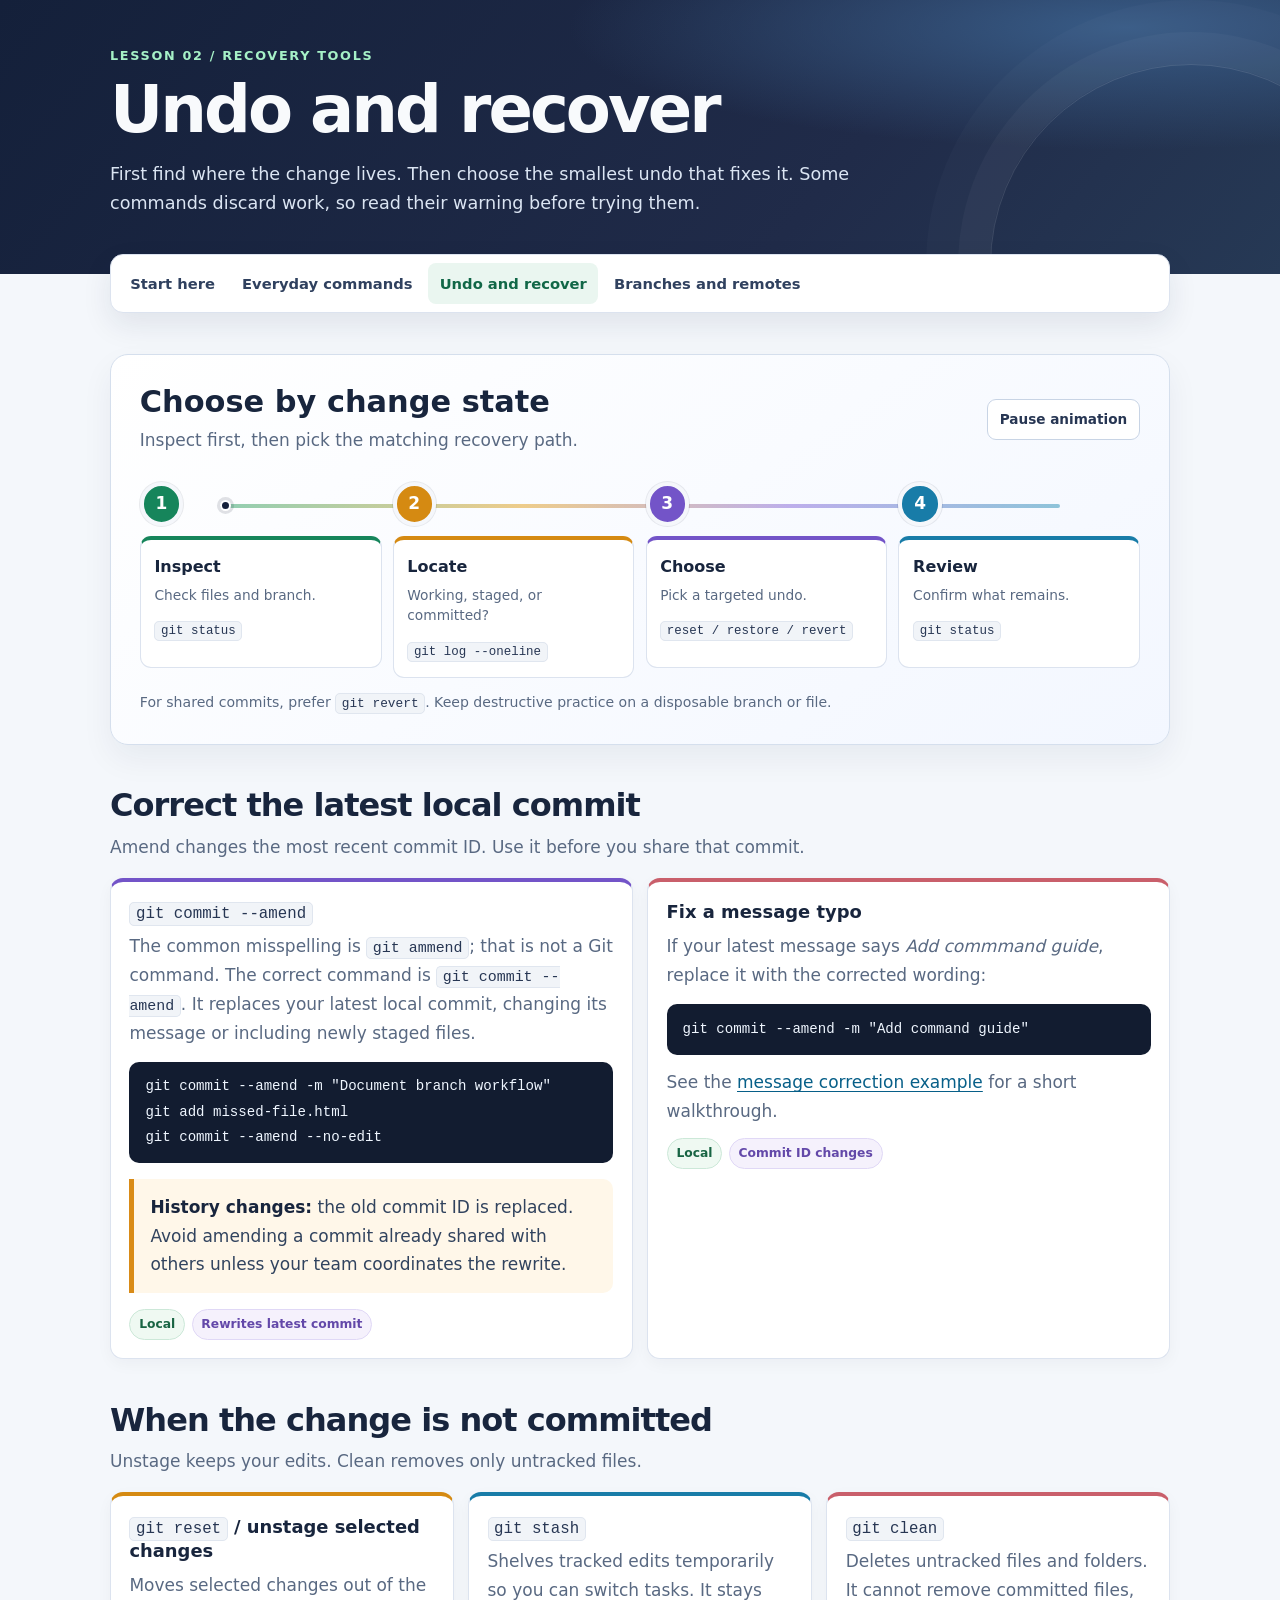
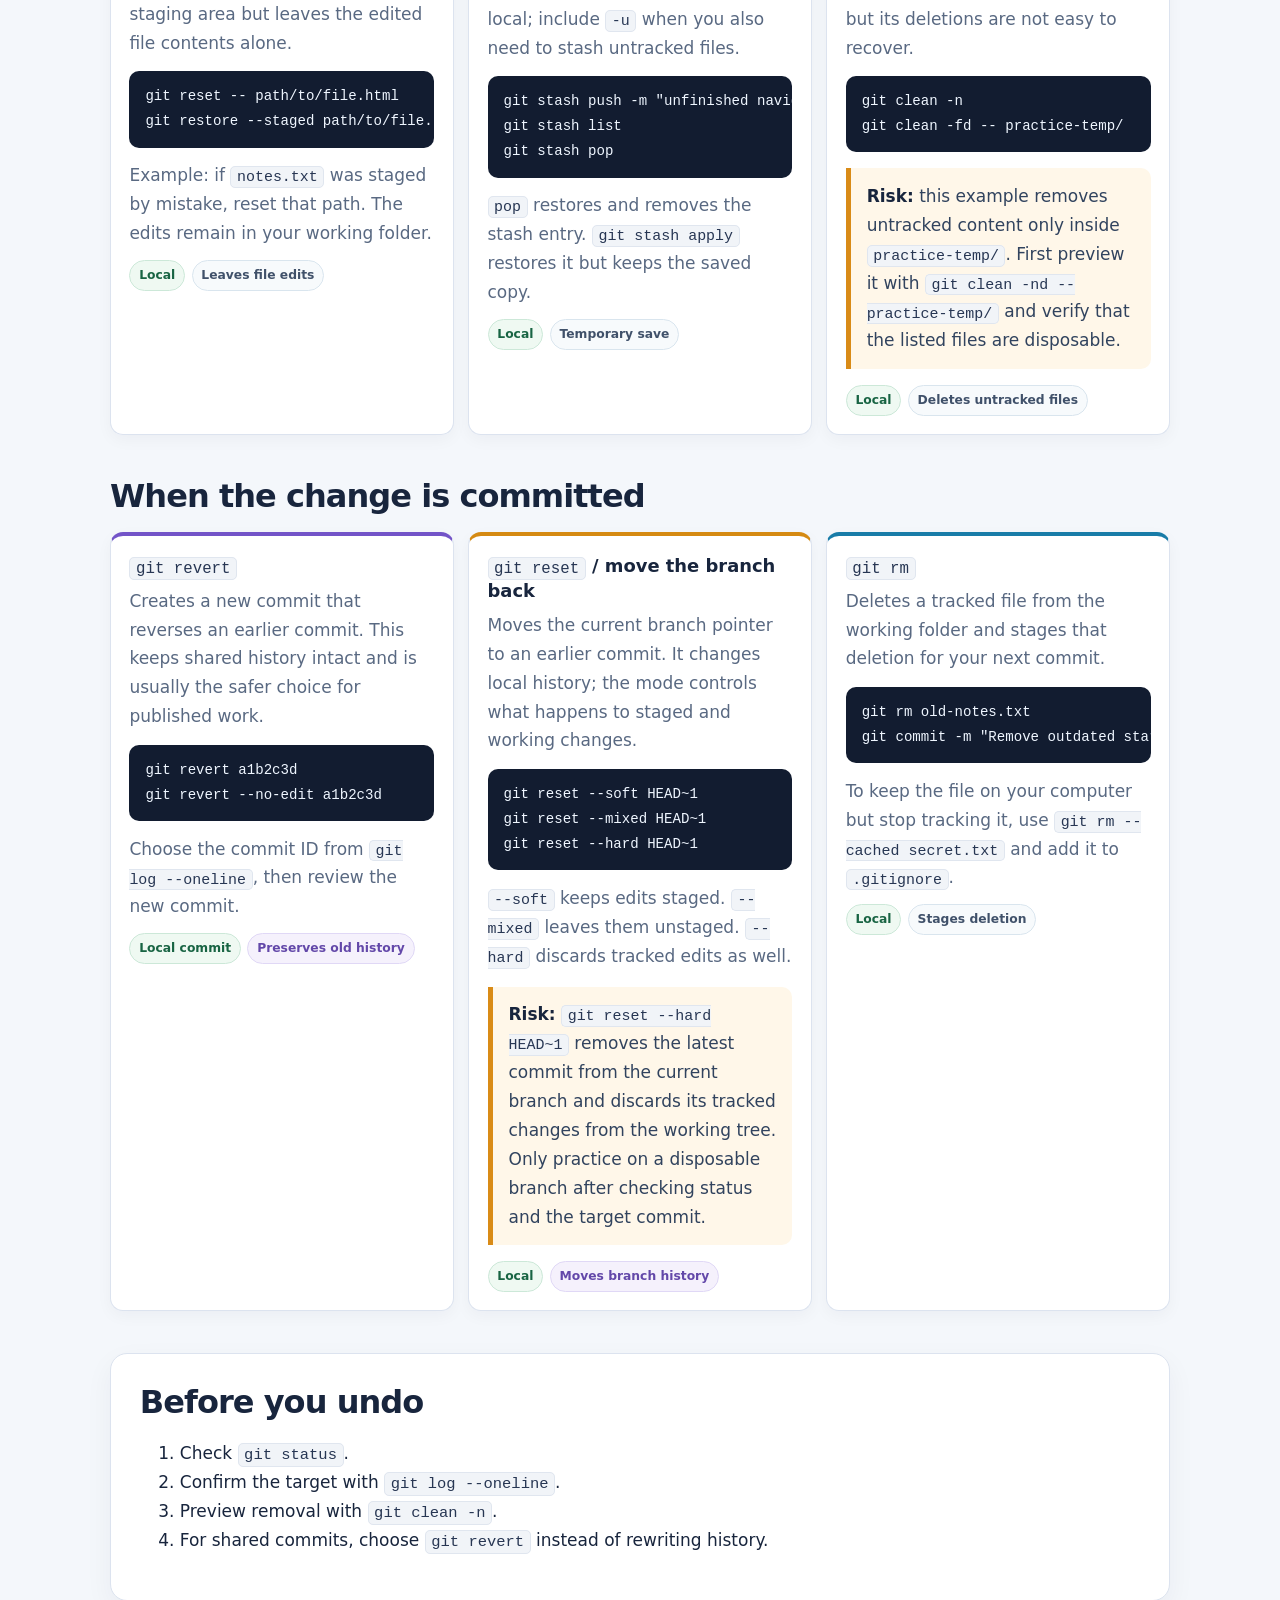
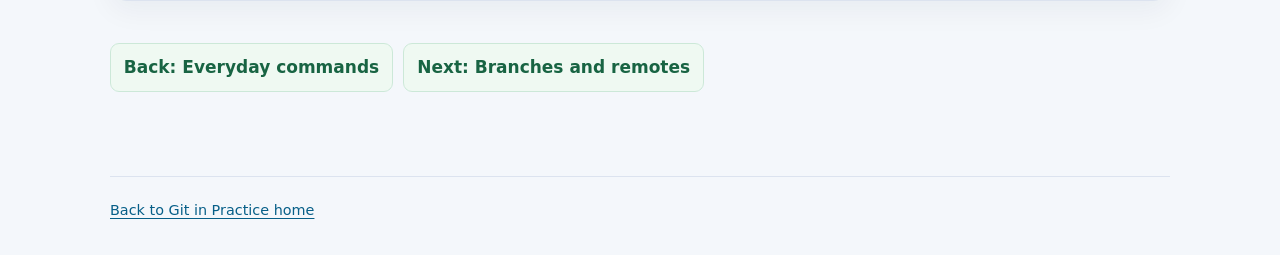
<file: recovery.html>
<!doctype html>
<html lang="en">
<head>
  <meta charset="utf-8">
  <meta name="viewport" content="width=device-width, initial-scale=1">
  <title>Undo and Recover | Git in Practice</title>
  <link rel="stylesheet" href="guide.css">
  <script src="guide.js" defer></script>
</head>
<body>
  <header class="hero"><div class="shell hero-content"><p class="eyebrow">Lesson 02 / Recovery tools</p><h1>Undo and recover</h1><p class="intro">First find where the change lives. Then choose the smallest undo that fixes it. Some commands discard work, so read their warning before trying them.</p></div></header>
  <main class="shell">
    <nav class="top-nav" aria-label="Guide pages"><a href="index.html">Start here</a><a href="everyday.html">Everyday commands</a><a href="recovery.html" aria-current="page">Undo and recover</a><a href="remotes.html">Branches and remotes</a></nav>
    <section class="flow-panel" aria-labelledby="recovery-flow-title">
      <div class="flow-head"><div><h2 id="recovery-flow-title">Choose by change state</h2><p>Inspect first, then pick the matching recovery path.</p></div><button class="motion-toggle" type="button" data-motion-toggle aria-controls="recovery-flow" aria-pressed="false">Pause animation</button></div>
      <ol class="flow-track" id="recovery-flow" aria-label="Inspect status, identify change state, select a safe command, and review">
        <li class="step"><span class="step-icon" aria-hidden="true">1</span><div class="step-card"><h3>Inspect</h3><p>Check files and branch.</p><code>git status</code></div></li>
        <li class="step"><span class="step-icon" aria-hidden="true">2</span><div class="step-card"><h3>Locate</h3><p>Working, staged, or committed?</p><code>git log --oneline</code></div></li>
        <li class="step"><span class="step-icon" aria-hidden="true">3</span><div class="step-card"><h3>Choose</h3><p>Pick a targeted undo.</p><code>reset / restore / revert</code></div></li>
        <li class="step"><span class="step-icon" aria-hidden="true">4</span><div class="step-card"><h3>Review</h3><p>Confirm what remains.</p><code>git status</code></div></li>
      </ol>
      <p class="flow-caption">For shared commits, prefer <code>git revert</code>. Keep destructive practice on a disposable branch or file.</p>
    </section>

    <section aria-labelledby="correct-title"><div class="section-heading"><h2 id="correct-title">Correct the latest local commit</h2><p>Amend changes the most recent commit ID. Use it before you share that commit.</p></div><div class="card-grid">
      <article class="command-card" data-tone="violet"><h2><code>git commit --amend</code></h2><p>The common misspelling is <code>git ammend</code>; that is not a Git command. The correct command is <code>git commit --amend</code>. It replaces your latest local commit, changing its message or including newly staged files.</p><pre class="syntax"><code>git commit --amend -m "Document branch workflow"<br>git add missed-file.html<br>git commit --amend --no-edit</code></pre><div class="callout warning"><strong>History changes:</strong> the old commit ID is replaced. Avoid amending a commit already shared with others unless your team coordinates the rewrite.</div><div class="tag-row"><span class="tag local">Local</span><span class="tag history">Rewrites latest commit</span></div></article>
      <article class="command-card" data-tone="rose"><h2>Fix a message typo</h2><p>If your latest message says <em>Add commmand guide</em>, replace it with the corrected wording:</p><pre class="syntax"><code>git commit --amend -m "Add command guide"</code></pre><p>See the <a href="amend-example.html">message correction example</a> for a short walkthrough.</p><div class="tag-row"><span class="tag local">Local</span><span class="tag history">Commit ID changes</span></div></article>
    </div></section>

    <section aria-labelledby="staged-title"><div class="section-heading"><h2 id="staged-title">When the change is not committed</h2><p>Unstage keeps your edits. Clean removes only untracked files.</p></div><div class="card-grid">
      <article class="command-card" data-tone="amber"><h2><code>git reset</code> / unstage selected changes</h2><p>Moves selected changes out of the staging area but leaves the edited file contents alone.</p><pre class="syntax"><code>git reset -- path/to/file.html<br>git restore --staged path/to/file.html</code></pre><p>Example: if <code>notes.txt</code> was staged by mistake, reset that path. The edits remain in your working folder.</p><div class="tag-row"><span class="tag local">Local</span><span class="tag">Leaves file edits</span></div></article>
      <article class="command-card" data-tone="blue"><h2><code>git stash</code></h2><p>Shelves tracked edits temporarily so you can switch tasks. It stays local; include <code>-u</code> when you also need to stash untracked files.</p><pre class="syntax"><code>git stash push -m "unfinished navigation edit"<br>git stash list<br>git stash pop</code></pre><p><code>pop</code> restores and removes the stash entry. <code>git stash apply</code> restores it but keeps the saved copy.</p><div class="tag-row"><span class="tag local">Local</span><span class="tag">Temporary save</span></div></article>
      <article class="command-card" data-tone="rose"><h2><code>git clean</code></h2><p>Deletes untracked files and folders. It cannot remove committed files, but its deletions are not easy to recover.</p><pre class="syntax"><code>git clean -n<br>git clean -fd -- practice-temp/</code></pre><div class="callout warning"><strong>Risk:</strong> this example removes untracked content only inside <code>practice-temp/</code>. First preview it with <code>git clean -nd -- practice-temp/</code> and verify that the listed files are disposable.</div><div class="tag-row"><span class="tag local">Local</span><span class="tag">Deletes untracked files</span></div></article>
    </div></section>

    <section aria-labelledby="committed-title"><div class="section-heading"><h2 id="committed-title">When the change is committed</h2></div><div class="card-grid">
      <article class="command-card" data-tone="violet"><h2><code>git revert</code></h2><p>Creates a new commit that reverses an earlier commit. This keeps shared history intact and is usually the safer choice for published work.</p><pre class="syntax"><code>git revert a1b2c3d<br>git revert --no-edit a1b2c3d</code></pre><p>Choose the commit ID from <code>git log --oneline</code>, then review the new commit.</p><div class="tag-row"><span class="tag local">Local commit</span><span class="tag history">Preserves old history</span></div></article>
      <article class="command-card" data-tone="amber"><h2><code>git reset</code> / move the branch back</h2><p>Moves the current branch pointer to an earlier commit. It changes local history; the mode controls what happens to staged and working changes.</p><pre class="syntax"><code>git reset --soft HEAD~1<br>git reset --mixed HEAD~1<br>git reset --hard HEAD~1</code></pre><p><code>--soft</code> keeps edits staged. <code>--mixed</code> leaves them unstaged. <code>--hard</code> discards tracked edits as well.</p><div class="callout warning"><strong>Risk:</strong> <code>git reset --hard HEAD~1</code> removes the latest commit from the current branch and discards its tracked changes from the working tree. Only practice on a disposable branch after checking status and the target commit.</div><div class="tag-row"><span class="tag local">Local</span><span class="tag history">Moves branch history</span></div></article>
      <article class="command-card" data-tone="blue"><h2><code>git rm</code></h2><p>Deletes a tracked file from the working folder and stages that deletion for your next commit.</p><pre class="syntax"><code>git rm old-notes.txt<br>git commit -m "Remove outdated starter note"</code></pre><p>To keep the file on your computer but stop tracking it, use <code>git rm --cached secret.txt</code> and add it to <code>.gitignore</code>.</p><div class="tag-row"><span class="tag local">Local</span><span class="tag">Stages deletion</span></div></article>
    </div></section>
    <section class="panel"><h2>Before you undo</h2><ol><li>Check <code>git status</code>.</li><li>Confirm the target with <code>git log --oneline</code>.</li><li>Preview removal with <code>git clean -n</code>.</li><li>For shared commits, choose <code>git revert</code> instead of rewriting history.</li></ol></section>
    <div class="lesson-links"><a class="lesson-link" href="everyday.html">Back: Everyday commands</a><a class="lesson-link" href="remotes.html">Next: Branches and remotes</a></div>
  </main>
  <footer class="shell"><a href="index.html">Back to Git in Practice home</a></footer>
</body>
</html>
</file>
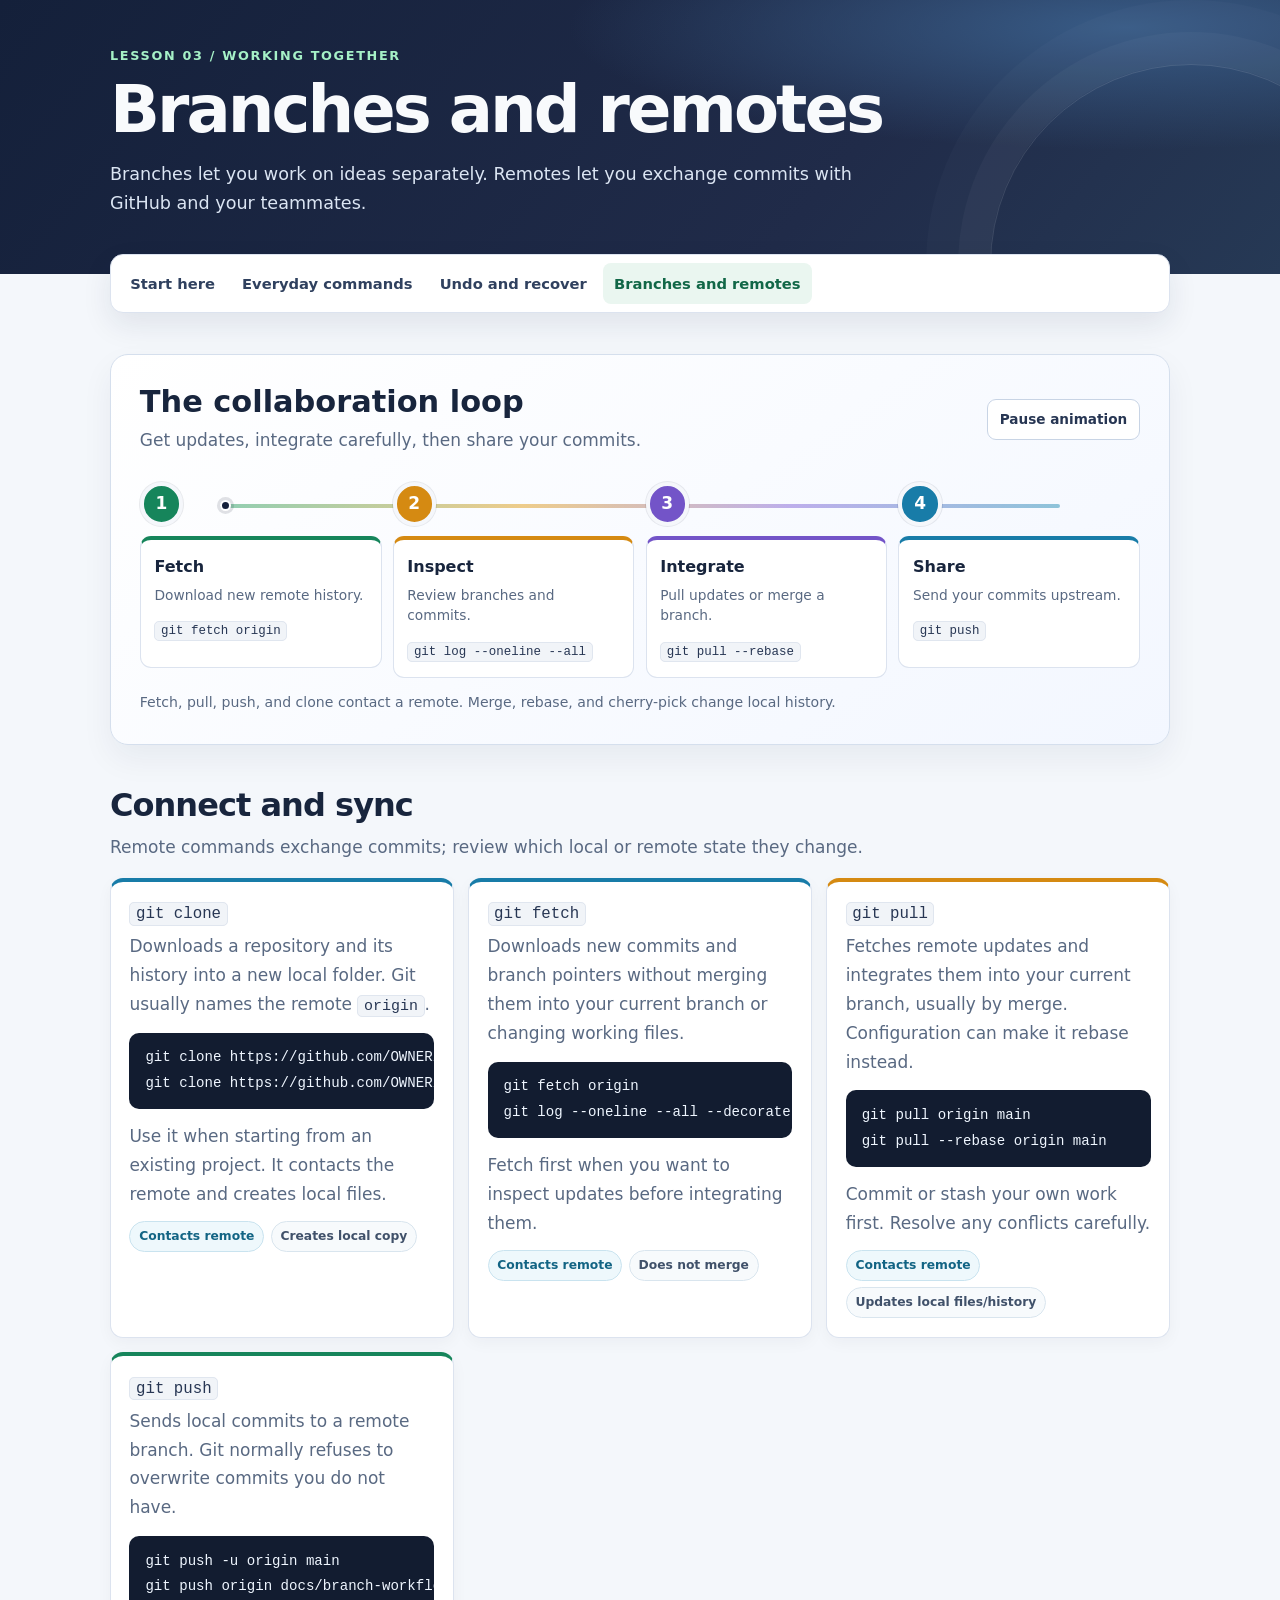
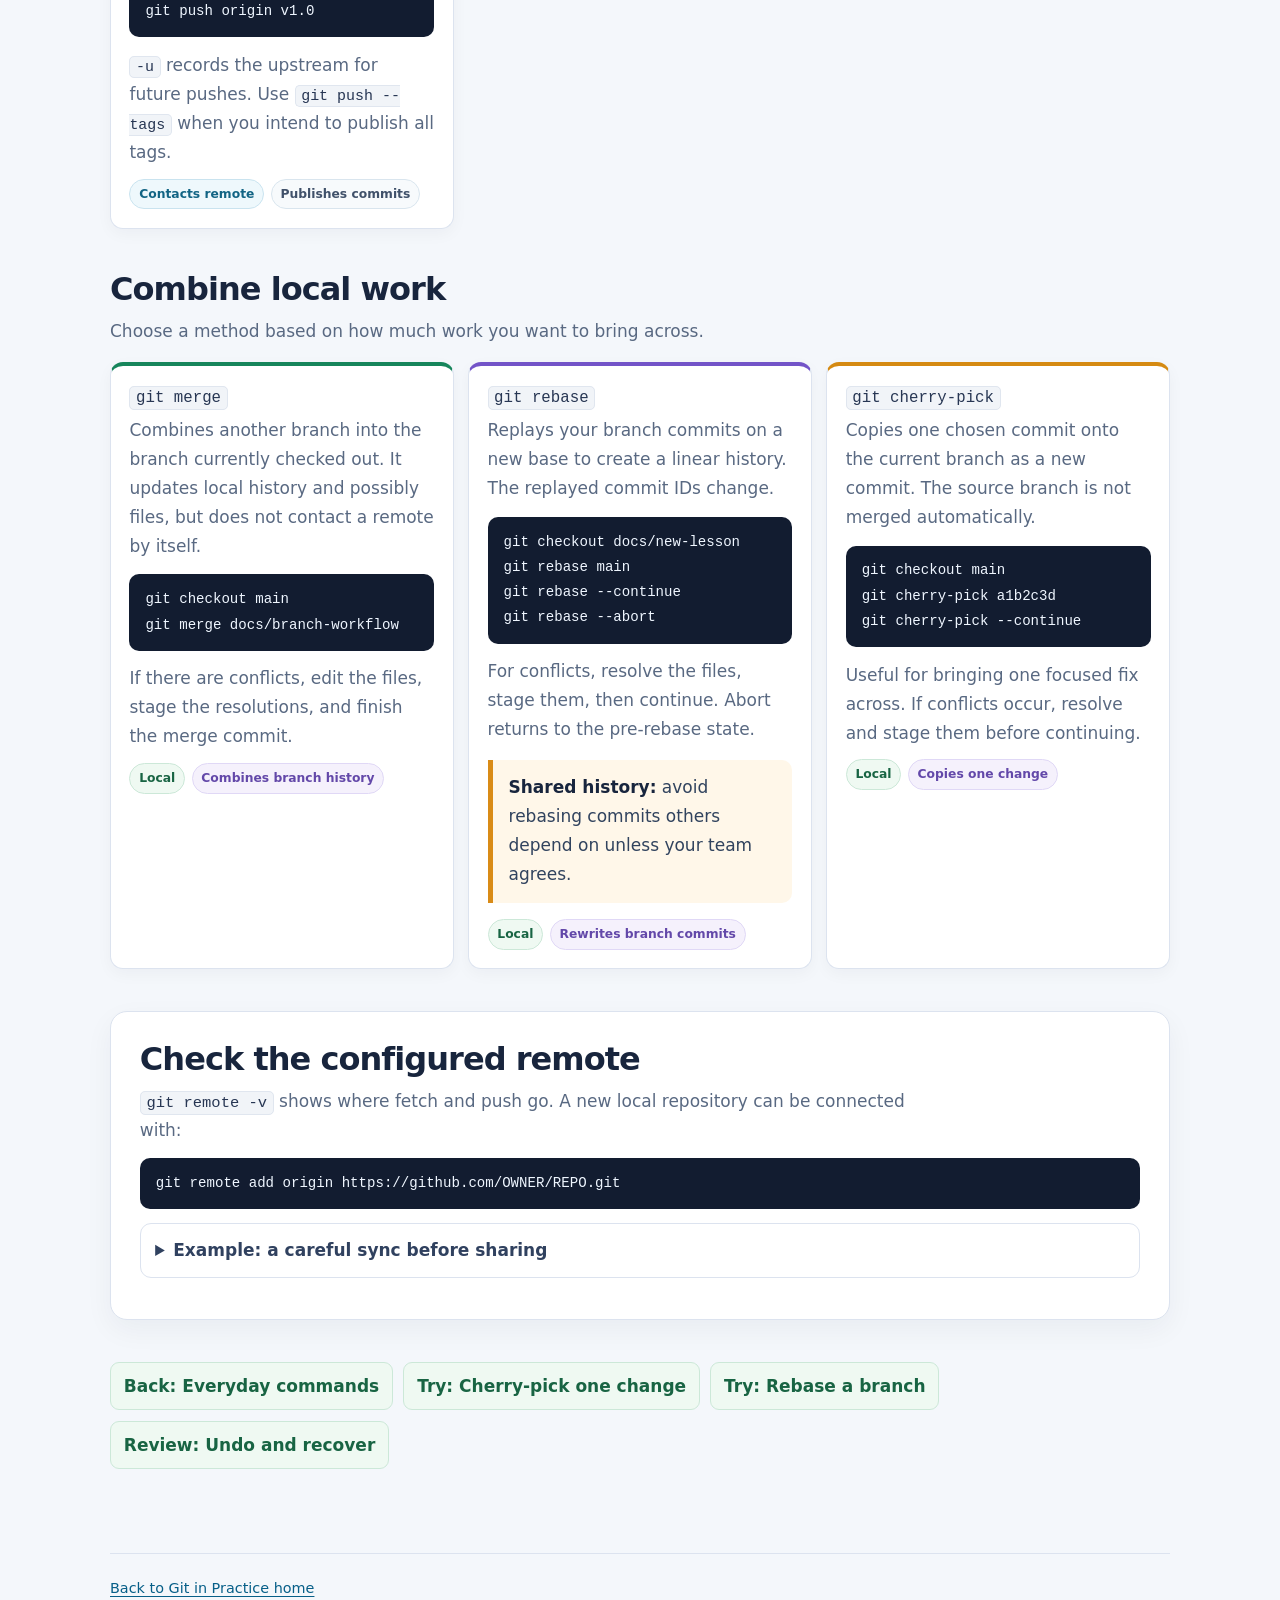
<file: remotes.html>
<!doctype html>
<html lang="en">
<head>
  <meta charset="utf-8">
  <meta name="viewport" content="width=device-width, initial-scale=1">
  <title>Branches and Remotes | Git in Practice</title>
  <link rel="stylesheet" href="guide.css">
  <script src="guide.js" defer></script>
</head>
<body>
  <header class="hero"><div class="shell hero-content"><p class="eyebrow">Lesson 03 / Working together</p><h1>Branches and remotes</h1><p class="intro">Branches let you work on ideas separately. Remotes let you exchange commits with GitHub and your teammates.</p></div></header>
  <main class="shell">
    <nav class="top-nav" aria-label="Guide pages"><a href="index.html">Start here</a><a href="everyday.html">Everyday commands</a><a href="recovery.html">Undo and recover</a><a href="remotes.html" aria-current="page">Branches and remotes</a></nav>
    <section class="flow-panel" aria-labelledby="remote-flow-title">
      <div class="flow-head"><div><h2 id="remote-flow-title">The collaboration loop</h2><p>Get updates, integrate carefully, then share your commits.</p></div><button class="motion-toggle" type="button" data-motion-toggle aria-controls="remote-flow" aria-pressed="false">Pause animation</button></div>
      <ol class="flow-track" id="remote-flow" aria-label="Fetch, inspect, integrate, and push">
        <li class="step"><span class="step-icon" aria-hidden="true">1</span><div class="step-card"><h3>Fetch</h3><p>Download new remote history.</p><code>git fetch origin</code></div></li>
        <li class="step"><span class="step-icon" aria-hidden="true">2</span><div class="step-card"><h3>Inspect</h3><p>Review branches and commits.</p><code>git log --oneline --all</code></div></li>
        <li class="step"><span class="step-icon" aria-hidden="true">3</span><div class="step-card"><h3>Integrate</h3><p>Pull updates or merge a branch.</p><code>git pull --rebase</code></div></li>
        <li class="step"><span class="step-icon" aria-hidden="true">4</span><div class="step-card"><h3>Share</h3><p>Send your commits upstream.</p><code>git push</code></div></li>
      </ol>
      <p class="flow-caption">Fetch, pull, push, and clone contact a remote. Merge, rebase, and cherry-pick change local history.</p>
    </section>

    <section aria-labelledby="remote-commands"><div class="section-heading"><h2 id="remote-commands">Connect and sync</h2><p>Remote commands exchange commits; review which local or remote state they change.</p></div><div class="card-grid">
      <article class="command-card" data-tone="blue"><h2><code>git clone</code></h2><p>Downloads a repository and its history into a new local folder. Git usually names the remote <code>origin</code>.</p><pre class="syntax"><code>git clone https://github.com/OWNER/REPO.git<br>git clone https://github.com/OWNER/REPO.git git-practice</code></pre><p>Use it when starting from an existing project. It contacts the remote and creates local files.</p><div class="tag-row"><span class="tag remote">Contacts remote</span><span class="tag">Creates local copy</span></div></article>
      <article class="command-card" data-tone="blue"><h2><code>git fetch</code></h2><p>Downloads new commits and branch pointers without merging them into your current branch or changing working files.</p><pre class="syntax"><code>git fetch origin<br>git log --oneline --all --decorate</code></pre><p>Fetch first when you want to inspect updates before integrating them.</p><div class="tag-row"><span class="tag remote">Contacts remote</span><span class="tag">Does not merge</span></div></article>
      <article class="command-card" data-tone="amber"><h2><code>git pull</code></h2><p>Fetches remote updates and integrates them into your current branch, usually by merge. Configuration can make it rebase instead.</p><pre class="syntax"><code>git pull origin main<br>git pull --rebase origin main</code></pre><p>Commit or stash your own work first. Resolve any conflicts carefully.</p><div class="tag-row"><span class="tag remote">Contacts remote</span><span class="tag">Updates local files/history</span></div></article>
      <article class="command-card" data-tone="green"><h2><code>git push</code></h2><p>Sends local commits to a remote branch. Git normally refuses to overwrite commits you do not have.</p><pre class="syntax"><code>git push -u origin main<br>git push origin docs/branch-workflow<br>git push origin v1.0</code></pre><p><code>-u</code> records the upstream for future pushes. Use <code>git push --tags</code> when you intend to publish all tags.</p><div class="tag-row"><span class="tag remote">Contacts remote</span><span class="tag">Publishes commits</span></div></article>
    </div></section>

    <section aria-labelledby="branch-commands"><div class="section-heading"><h2 id="branch-commands">Combine local work</h2><p>Choose a method based on how much work you want to bring across.</p></div><div class="card-grid">
      <article class="command-card" data-tone="green"><h2><code>git merge</code></h2><p>Combines another branch into the branch currently checked out. It updates local history and possibly files, but does not contact a remote by itself.</p><pre class="syntax"><code>git checkout main<br>git merge docs/branch-workflow</code></pre><p>If there are conflicts, edit the files, stage the resolutions, and finish the merge commit.</p><div class="tag-row"><span class="tag local">Local</span><span class="tag history">Combines branch history</span></div></article>
      <article class="command-card" data-tone="violet"><h2><code>git rebase</code></h2><p>Replays your branch commits on a new base to create a linear history. The replayed commit IDs change.</p><pre class="syntax"><code>git checkout docs/new-lesson<br>git rebase main<br>git rebase --continue<br>git rebase --abort</code></pre><p>For conflicts, resolve the files, stage them, then continue. Abort returns to the pre-rebase state.</p><div class="callout warning"><strong>Shared history:</strong> avoid rebasing commits others depend on unless your team agrees.</div><div class="tag-row"><span class="tag local">Local</span><span class="tag history">Rewrites branch commits</span></div></article>
      <article class="command-card" data-tone="amber"><h2><code>git cherry-pick</code></h2><p>Copies one chosen commit onto the current branch as a new commit. The source branch is not merged automatically.</p><pre class="syntax"><code>git checkout main<br>git cherry-pick a1b2c3d<br>git cherry-pick --continue</code></pre><p>Useful for bringing one focused fix across. If conflicts occur, resolve and stage them before continuing.</p><div class="tag-row"><span class="tag local">Local</span><span class="tag history">Copies one change</span></div></article>
    </div></section>

    <section class="panel" aria-labelledby="remote-check"><h2 id="remote-check">Check the configured remote</h2><p><code>git remote -v</code> shows where fetch and push go. A new local repository can be connected with:</p><pre class="syntax"><code>git remote add origin https://github.com/OWNER/REPO.git</code></pre><details><summary>Example: a careful sync before sharing</summary><div class="detail-body"><pre class="syntax"><code>git status<br>git fetch origin<br>git log --oneline --graph --decorate --all<br>git pull --rebase origin main<br>git add changed-file.html<br>git commit -m "Document remote workflow"<br>git push</code></pre><p>Fetch and inspect first, integrate remote changes, make a focused commit, then push.</p></div></details></section>
    <div class="lesson-links"><a class="lesson-link" href="everyday.html">Back: Everyday commands</a><a class="lesson-link" href="cherry-pick-example.html">Try: Cherry-pick one change</a><a class="lesson-link" href="rebase-example.html">Try: Rebase a branch</a><a class="lesson-link" href="recovery.html">Review: Undo and recover</a></div>
  </main>
  <footer class="shell"><a href="index.html">Back to Git in Practice home</a></footer>
</body>
</html>
</file>
<file: guide.css>
:root {
  color-scheme: light;
  --ink: #18253d;
  --muted: #596982;
  --paper: #f4f7fb;
  --panel: #fff;
  --line: #dce3ef;
  --navy: #15213b;
  --green: #16855b;
  --amber: #d58a12;
  --violet: #7354c8;
  --blue: #187ca8;
  --rose: #c95f6b;
}

* { box-sizing: border-box; }
html { scroll-behavior: smooth; }
body { margin: 0; background: var(--paper); color: var(--ink); font: 17px/1.7 system-ui, -apple-system, "Segoe UI", sans-serif; }
a { color: #075f88; text-underline-offset: .18em; }
a:focus-visible, button:focus-visible, summary:focus-visible { outline: 3px solid #efa92e; outline-offset: 3px; }
.shell { width: min(1060px, calc(100% - 2rem)); margin-inline: auto; }

.hero { position: relative; overflow: hidden; padding: 2.8rem 0 3.4rem; background: radial-gradient(ellipse at 88% 10%, #385b86 0, transparent 35%), linear-gradient(130deg, #14203a, #202b49 65%, #263955); color: #f8fafc; }
.hero::after { position: absolute; right: -7rem; bottom: -12rem; width: 25rem; height: 25rem; border: 1px solid rgb(255 255 255 / 12%); border-radius: 50%; box-shadow: 0 0 0 2rem rgb(255 255 255 / 3%), 0 0 0 4rem rgb(255 255 255 / 2%); content: ""; pointer-events: none; }
.hero-content { position: relative; z-index: 1; }
.eyebrow { margin: 0 0 .55rem; color: #a6f1c7; font-size: .8rem; font-weight: 800; letter-spacing: .13em; text-transform: uppercase; }
h1 { max-width: 20ch; margin: 0; font-size: clamp(2.3rem, 7vw, 4.1rem); line-height: 1.04; letter-spacing: -.045em; }
.intro { max-width: 68ch; margin: 1rem 0 0; color: #dbe5f3; font-size: 1.1rem; }
main { padding-bottom: 1rem; }
.top-nav { position: relative; z-index: 2; display: flex; flex-wrap: wrap; gap: .3rem; margin: -1.25rem 0 2rem; padding: .5rem; border: 1px solid var(--line); border-radius: 13px; background: #fff; box-shadow: 0 12px 30px rgb(24 37 61 / 9%); }
.top-nav a { padding: .5rem .7rem; border-radius: 8px; color: #30415f; font-size: .92rem; font-weight: 720; text-decoration: none; }
.top-nav a:hover, .top-nav a[aria-current="page"] { background: #eaf6f0; color: #116747; }
section { margin: 2.6rem 0; }
.section-heading { margin-bottom: 1rem; }
.section-heading h2, .panel h2 { margin: 0; font-size: clamp(1.5rem, 4vw, 2rem); line-height: 1.23; letter-spacing: -.03em; }
.section-heading p, .panel > p { max-width: 75ch; margin: .45rem 0 0; color: var(--muted); }
.panel { padding: clamp(1.2rem, 4vw, 1.8rem); border: 1px solid var(--line); border-radius: 17px; background: var(--panel); box-shadow: 0 10px 28px rgb(24 37 61 / 5%); }
.card-grid { display: grid; grid-template-columns: repeat(auto-fit, minmax(min(100%, 310px), 1fr)); gap: .9rem; }
.command-card { --tone: var(--green); padding: 1.15rem; border: 1px solid var(--line); border-top: 4px solid var(--tone); border-radius: 13px; background: var(--panel); box-shadow: 0 5px 16px rgb(24 37 61 / 4%); }
.command-card[data-tone="amber"] { --tone: var(--amber); }
.command-card[data-tone="violet"] { --tone: var(--violet); }
.command-card[data-tone="blue"] { --tone: var(--blue); }
.command-card[data-tone="rose"] { --tone: var(--rose); }
.command-card h2, .command-card h3 { margin: 0 0 .45rem; font-size: 1.12rem; line-height: 1.35; }
.command-card > p { margin: .5rem 0; color: var(--muted); }
.command-card code { font-size: .88em; }
.syntax { margin: .85rem 0; padding: .8rem 1rem; overflow-x: auto; border-radius: 10px; background: #121c30; color: #eff6ff; font: .88rem/1.8 ui-monospace, "Cascadia Code", Consolas, monospace; }
.syntax code { padding: 0; border: 0; background: transparent; color: inherit; font: inherit; white-space: pre; }
.tag-row { display: flex; flex-wrap: wrap; gap: .4rem; margin-top: .75rem; }
.tag { display: inline-flex; align-items: center; gap: .35rem; padding: .25rem .55rem; border: 1px solid #d9e5ee; border-radius: 999px; background: #f7fafc; color: #40516a; font-size: .77rem; font-weight: 750; }
.tag.local { border-color: #cce8d8; background: #eff9f2; color: #186443; }
.tag.remote { border-color: #c9e3ef; background: #eef8fc; color: #126484; }
.tag.history { border-color: #e0d8f6; background: #f5f1fc; color: #6348a9; }
.callout { margin: 1rem 0; padding: .85rem 1rem; border-left: 5px solid var(--blue); border-radius: 0 10px 10px 0; background: #edf7fb; color: #31435e; }
.callout.warning { border-left-color: #d98b17; background: #fff7e9; }
.callout strong { color: var(--ink); }
.flow-panel { padding: clamp(1.2rem, 4vw, 1.8rem); overflow: hidden; border: 1px solid #d5dfed; border-radius: 18px; background: linear-gradient(145deg, #fff, #f3f7ff); box-shadow: 0 14px 32px rgb(24 37 61 / 6%); }
.flow-head { display: flex; align-items: center; justify-content: space-between; gap: 1rem; }
.flow-head h2 { margin: 0; font-size: clamp(1.4rem, 4vw, 1.9rem); line-height: 1.2; }
.flow-head p { margin: .35rem 0 0; color: var(--muted); }
.motion-toggle { flex: 0 0 auto; padding: .5rem .75rem; border: 1px solid #c8d4e5; border-radius: 9px; background: #fff; color: #273653; font: inherit; font-size: .85rem; font-weight: 750; cursor: pointer; }
.flow-track { position: relative; display: grid; grid-template-columns: repeat(4, minmax(0, 1fr)); gap: .7rem; margin: 1.7rem 0 0; padding: 0; list-style: none; }
.flow-track::before { position: absolute; z-index: 0; top: 1.33rem; right: 8%; left: 8%; height: 4px; border-radius: 4px; background: linear-gradient(90deg, #38a874, #e3a52c 36%, #8c70db 68%, #3997bb); content: ""; opacity: .55; }
.flow-track::after { position: absolute; z-index: 2; top: 1.12rem; left: 8%; width: .45rem; height: .45rem; border: 2px solid white; border-radius: 50%; background: var(--navy); box-shadow: 0 0 0 3px rgb(23 35 60 / 13%); content: ""; animation: travel 8s ease-in-out infinite; }
.flow-track.paused::after, .flow-track.paused .step-icon, .flow-track.paused .step-card { animation-play-state: paused; }
.step { --step-color: var(--green); position: relative; z-index: 1; min-width: 0; }
.step:nth-of-type(2) { --step-color: var(--amber); --delay: 1s; }
.step:nth-of-type(3) { --step-color: var(--violet); --delay: 2s; }
.step:nth-of-type(4) { --step-color: var(--blue); --delay: 3s; }
.step-icon { display: grid; width: 2.7rem; height: 2.7rem; place-items: center; margin: 0 auto .65rem 0; border: 4px solid #f5f7fb; border-radius: 50%; background: var(--step-color); color: #fff; font-weight: 850; box-shadow: 0 0 0 1px rgb(24 37 61 / 9%); animation: pop 4s ease-in-out infinite; animation-delay: var(--delay, 0s); }
.step-card { min-height: 132px; padding: .85rem; border: 1px solid var(--line); border-top: 4px solid var(--step-color); border-radius: 11px; background: #fff; animation: card-glow 4s ease-in-out infinite; animation-delay: var(--delay, 0s); }
.step-card h3 { margin: 0 0 .25rem; font-size: 1rem; }
.step-card p { margin: .25rem 0 .55rem; color: var(--muted); font-size: .86rem; line-height: 1.5; }
.step-card code { font-size: .78rem; }
.flow-caption { margin: .8rem 0 0; color: var(--muted); font-size: .88rem; }
.workflow-list { display: grid; grid-template-columns: repeat(2, minmax(0, 1fr)); gap: .7rem; margin: 1rem 0 0; padding: 0; list-style: none; counter-reset: workflow; }
.workflow-list li { position: relative; min-height: 68px; margin: 0; padding: .8rem .9rem .8rem 3rem; border: 1px solid var(--line); border-radius: 11px; background: #fff; counter-increment: workflow; }
.workflow-list li::before { position: absolute; top: .8rem; left: .8rem; display: grid; width: 1.65rem; height: 1.65rem; place-items: center; border-radius: 50%; background: #e9f5ef; color: #146b49; content: counter(workflow); font-size: .82rem; font-weight: 850; }
.workflow-list strong { display: block; }
.workflow-list span { color: var(--muted); font-size: .9rem; }
details { margin: .8rem 0; border: 1px solid var(--line); border-radius: 11px; background: #fff; }
summary { padding: .75rem .9rem; color: #30415f; font-weight: 750; cursor: pointer; }
details .detail-body { padding: 0 .9rem .9rem; color: var(--muted); }
code { padding: .12rem .35rem; border: 1px solid #e0e6ef; border-radius: 5px; background: #f1f4f8; color: #273653; font: .91em ui-monospace, "Cascadia Code", Consolas, monospace; overflow-wrap: anywhere; }
.lesson-links { display: flex; flex-wrap: wrap; gap: .65rem; margin: 1.25rem 0; }
.lesson-link { display: inline-block; padding: .55rem .8rem; border: 1px solid #cce8d8; border-radius: 9px; background: #eff9f2; color: #186443; font-weight: 750; text-decoration: none; }
.lesson-link:hover { background: #dff2e6; }
footer { margin-top: 3rem; padding: 1.35rem 0 2rem; border-top: 1px solid var(--line); color: var(--muted); font-size: .9rem; }

@keyframes travel { 0%, 8% { left: 8%; } 92%, 100% { left: 92%; } }
@keyframes pop { 0%, 15%, 100% { transform: scale(1); } 6% { transform: scale(1.14); } }
@keyframes card-glow { 0%, 18%, 100% { box-shadow: 0 0 0 rgb(24 37 61 / 0%); } 8% { box-shadow: 0 7px 18px rgb(24 37 61 / 9%); } }

@media (max-width: 720px) {
  .flow-track { grid-template-columns: 1fr; gap: .75rem; margin-top: 1.3rem; }
  .flow-track::before { top: 1.3rem; right: auto; bottom: 1.3rem; left: 1.25rem; width: 4px; height: auto; background: linear-gradient(180deg, #38a874, #e3a52c 36%, #8c70db 68%, #3997bb); }
  .flow-track::after { top: 1.15rem; left: 1.05rem; animation-name: travel-vertical; }
  .step { display: grid; grid-template-columns: 2.7rem minmax(0, 1fr); align-items: start; gap: .6rem; }
  .step-icon { margin: 0; }
  .step-card { min-height: auto; }
  .workflow-list { grid-template-columns: 1fr; }
}
@keyframes travel-vertical { 0%, 8% { top: 1.15rem; } 92%, 100% { top: calc(100% - 1.65rem); } }
@media (max-width: 520px) {
  body { font-size: 16px; }
  .hero { padding: 2.35rem 0 3rem; }
  .flow-head { align-items: flex-start; flex-direction: column; }
  .motion-toggle { align-self: flex-start; }
  .workflow-list { grid-template-columns: 1fr; }
}
@media (prefers-reduced-motion: reduce) {
  *, *::before, *::after { scroll-behavior: auto !important; animation-duration: .01ms !important; animation-iteration-count: 1 !important; transition-duration: .01ms !important; }
  .motion-toggle { display: none; }
}
</file>
